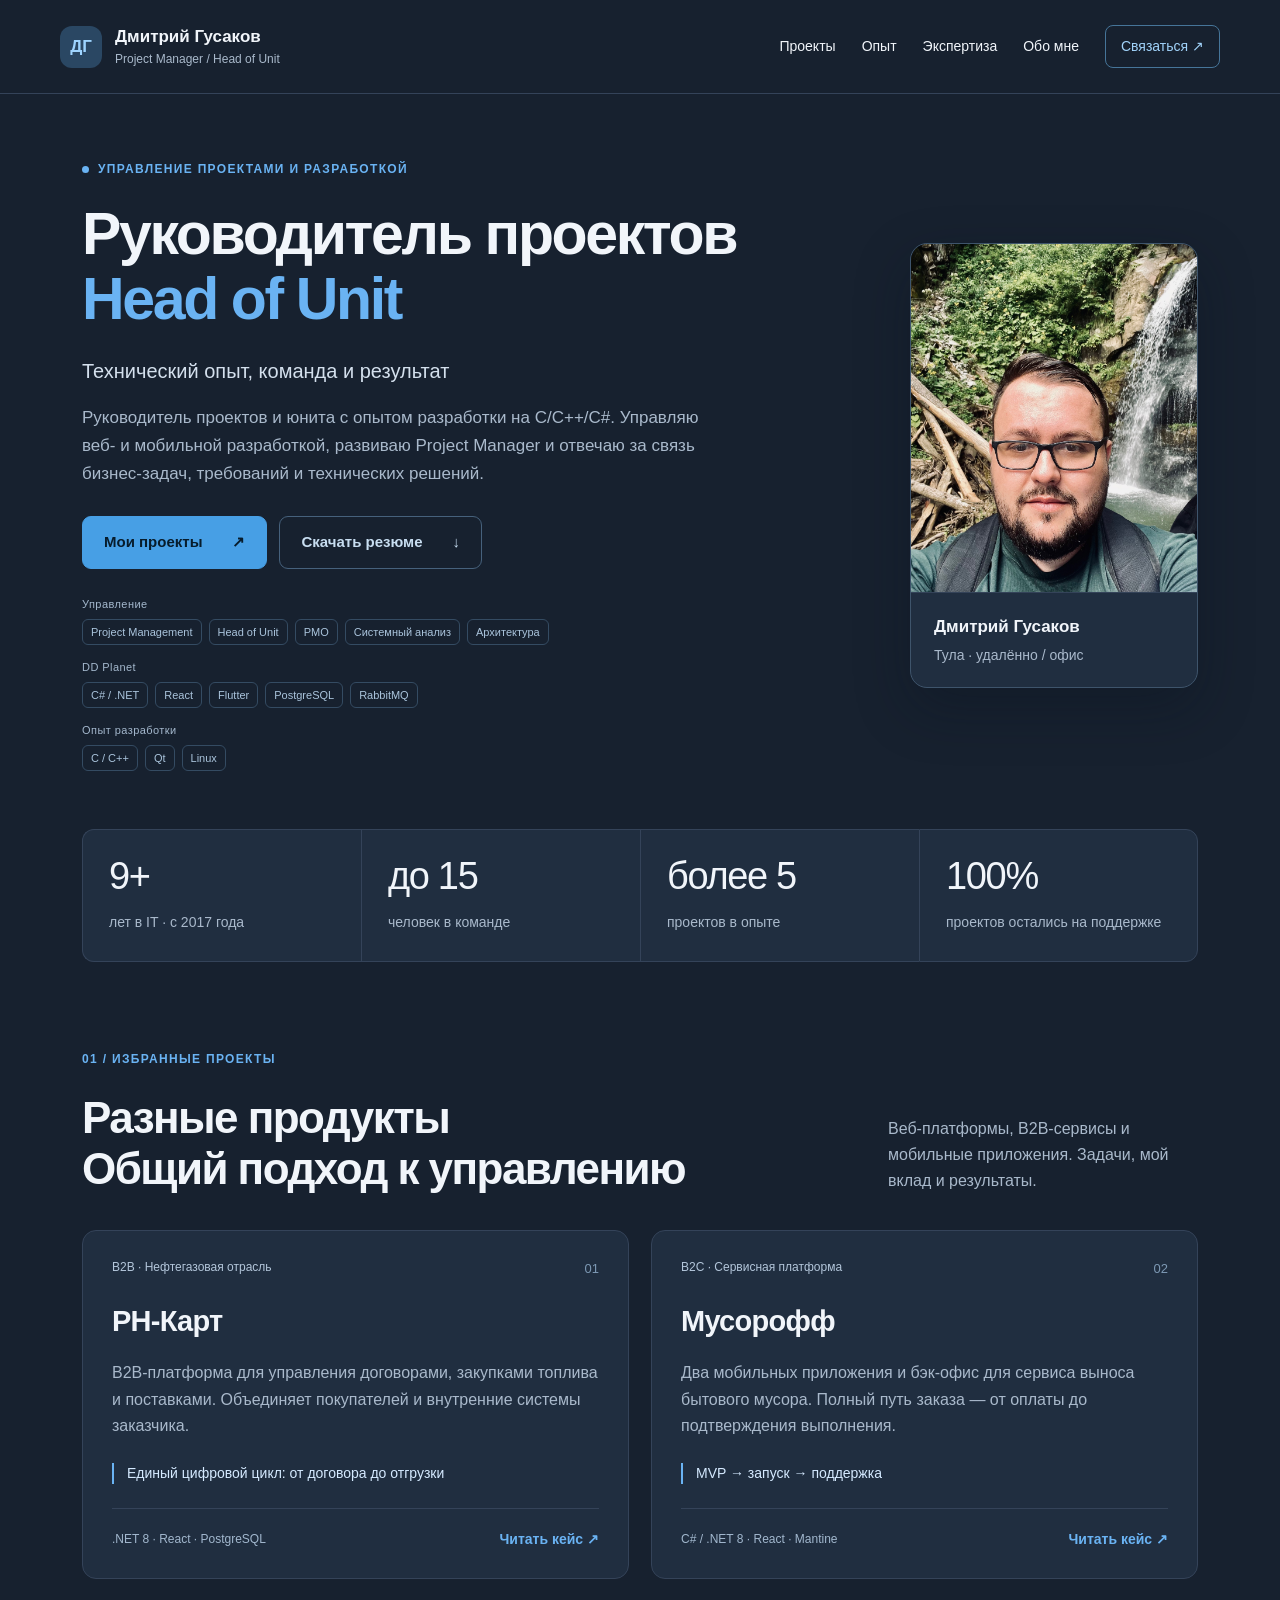
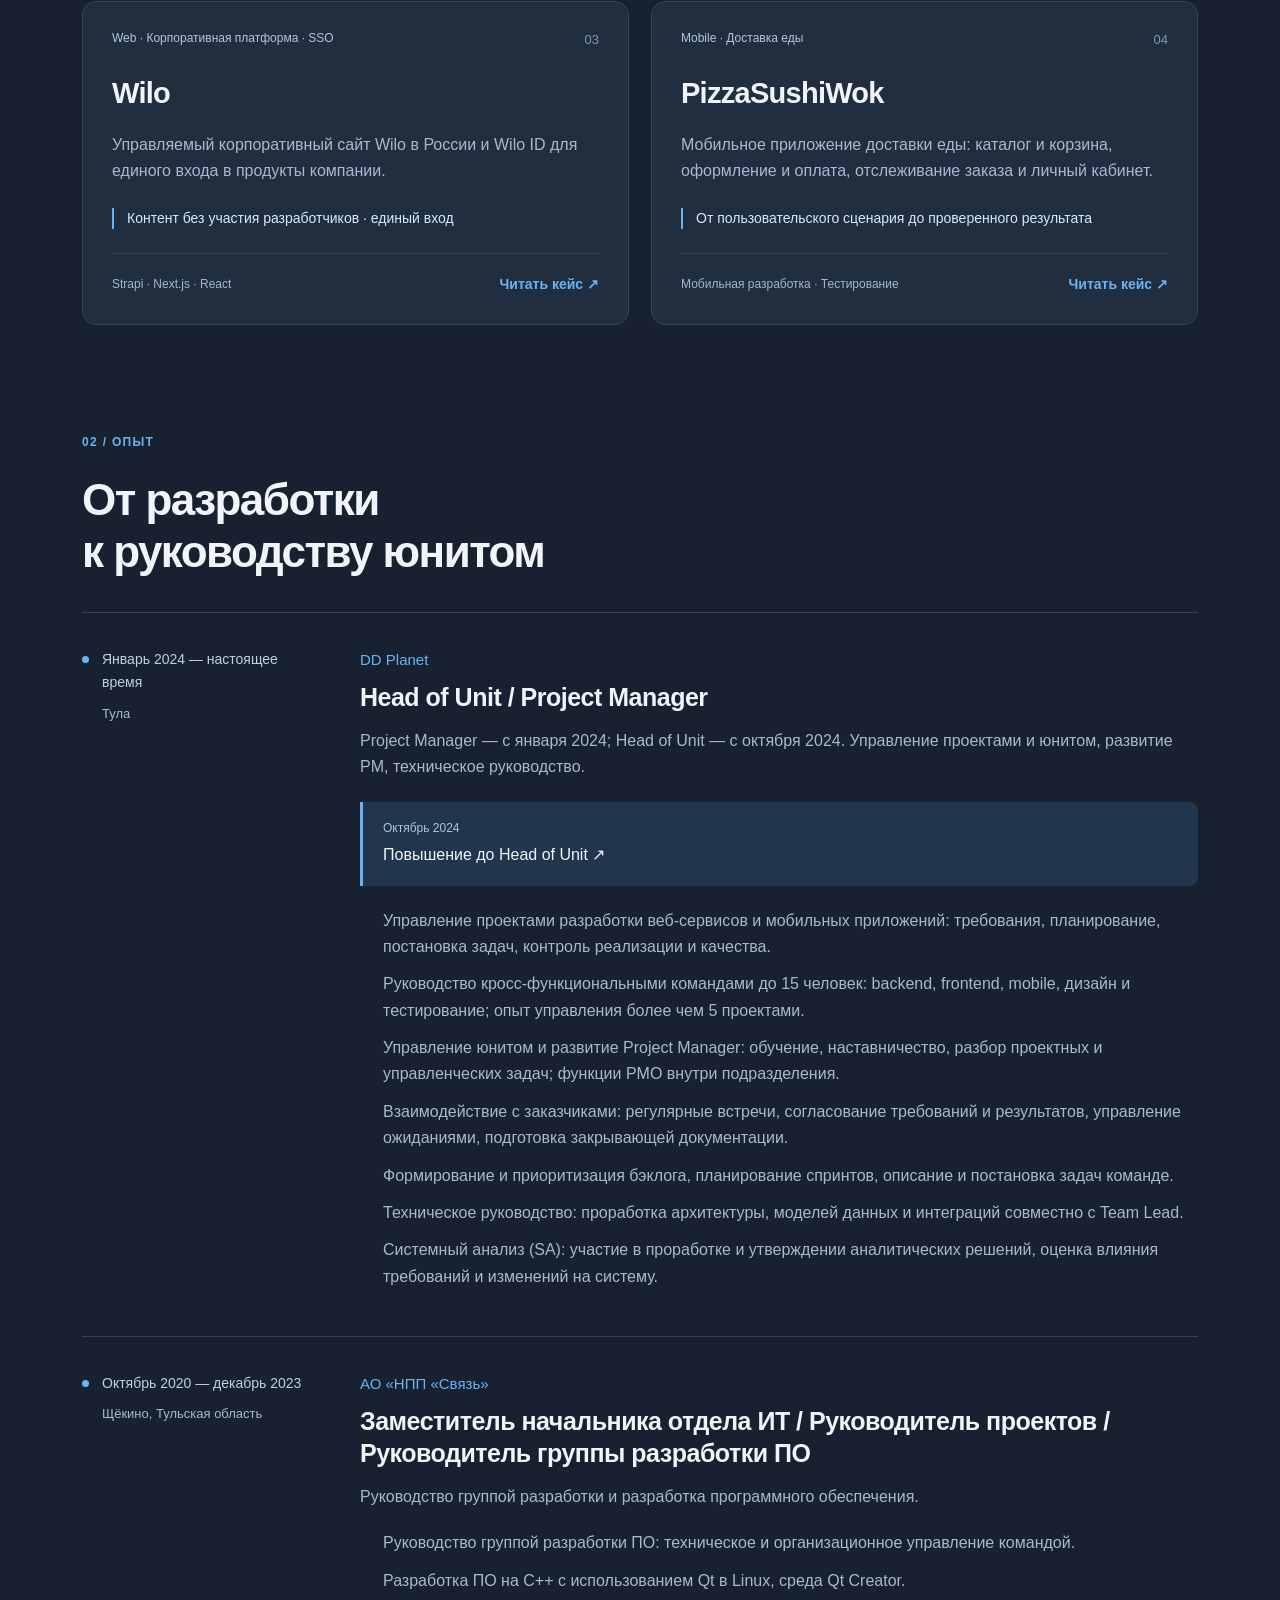
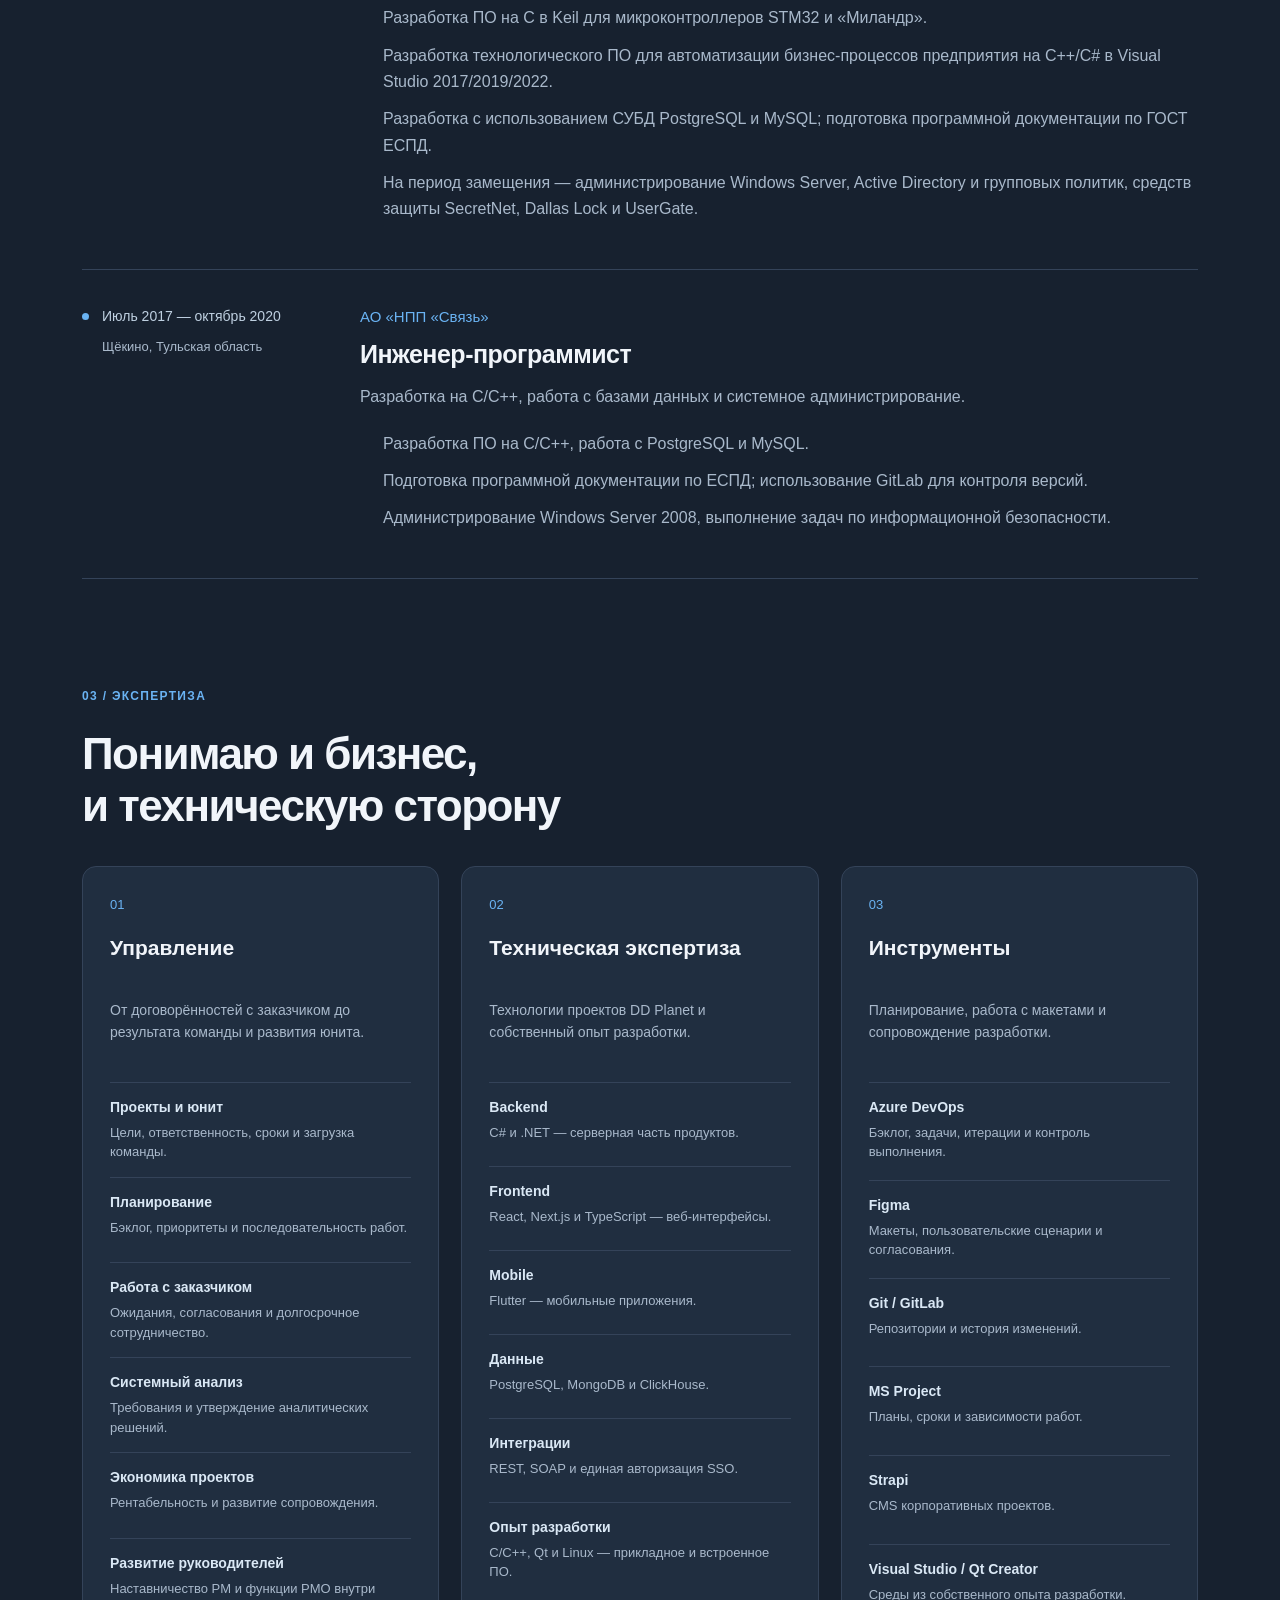
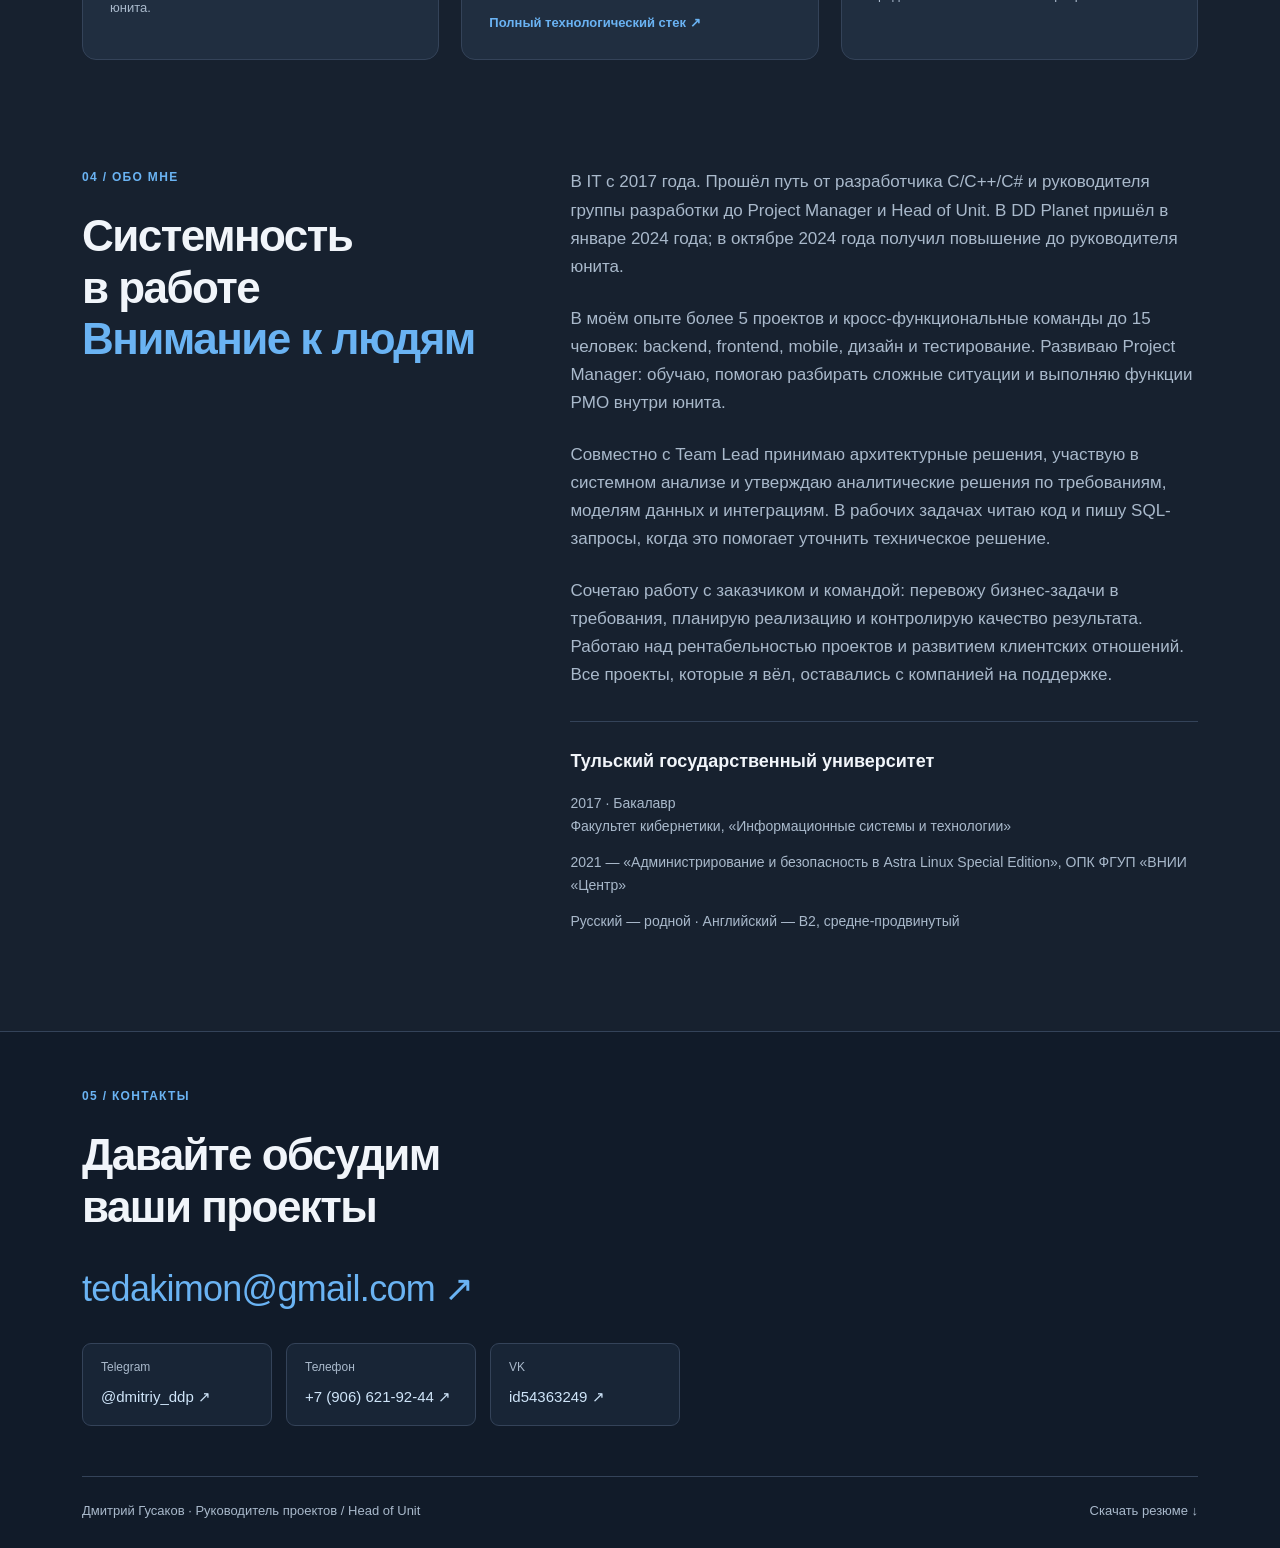
<file: index.html>
<!DOCTYPE html><html lang="ru"><head><meta charSet="utf-8"/><meta name="viewport" content="width=device-width, initial-scale=1"/><title>Дмитрий Гусаков — Руководитель проектов / Head of Unit</title><meta name="description" content="Технический руководитель: управление проектами и юнитом, опыт C/C++/C#, SQL. РН-Карт, Мусорофф, Wilo, PizzaSushiWok."/><link rel="canonical" href="https://gusakovds.ru/"/>
<link rel="stylesheet" href="./styles.css"/><link rel="icon" href="./favicon.svg" type="image/svg+xml"/></head><body><a class="skip" href="#main">К содержанию</a><header class="top"><a href="#main" class="wordmark"><span class="monogram">ДГ</span><span>Дмитрий Гусаков<small>Project Manager / Head of Unit</small></span></a><nav aria-label="Разделы сайта"><a href="#cases">Проекты</a><a href="#experience">Опыт</a><a href="#skills">Экспертиза</a><a href="#about">Обо мне</a><a class="nav-contact" href="#contact">Связаться ↗</a></nav></header><main id="main"><section class="hero wrap"><div class="hero-copy"><p class="eyebrow"><span class="status-dot"></span> УПРАВЛЕНИЕ ПРОЕКТАМИ И РАЗРАБОТКОЙ</p><h1>Руководитель проектов<br/><span>Head of Unit</span></h1><p class="hero-subtitle">Технический опыт, команда и результат</p><p class="intro">Руководитель проектов и юнита с опытом разработки на C/C++/C#. Управляю веб- и мобильной разработкой, развиваю Project Manager и отвечаю за связь бизнес-задач, требований и технических решений.</p><div class="actions"><a class="primary" href="#cases">Мои проекты <span>↗</span></a><a class="secondary" href="./resume.pdf" download="">Скачать резюме <span>↓</span></a></div><div class="hero-stack"><div class="hero-stack-row"><small>Управление</small><div class="hero-tags"><span>Project Management</span><span>Head of Unit</span><span>PMO</span><span>Системный анализ</span><span>Архитектура</span></div></div><div class="hero-stack-row"><small>DD Planet</small><div class="hero-tags"><span>C# / .NET</span><span>React</span><span>Flutter</span><span>PostgreSQL</span><span>RabbitMQ</span></div></div><div class="hero-stack-row"><small>Опыт разработки</small><div class="hero-tags"><span>C / C++</span><span>Qt</span><span>Linux</span></div></div></div></div><figure class="portrait"><img src="./portrait.jpg" alt="Дмитрий Гусаков" width="1954" height="2560"/><figcaption><strong>Дмитрий Гусаков</strong><span>Тула · удалённо / офис</span></figcaption></figure></section><div class="stats wrap"><div><strong>9+</strong><span>лет в IT · с 2017 года</span></div><div><strong>до 15</strong><span>человек в команде</span></div><div><strong>более 5</strong><span>проектов в опыте</span></div><div><strong>100%</strong><span>проектов остались на поддержке</span></div></div><section id="cases" class="wrap section"><div class="section-heading"><div><p class="eyebrow">01 / ИЗБРАННЫЕ ПРОЕКТЫ</p><h2>Разные продукты<br/>Общий подход к управлению</h2></div><p class="section-caption">Веб-платформы, B2B-сервисы и мобильные приложения. Задачи, мой вклад и результаты.</p></div><div class="project-grid"><article class="project-card"><div class="card-top"><span>B2B · Нефтегазовая отрасль</span><span class="project-number">0<!-- -->1</span></div><h3><a href="./rn-card.html">РН-Карт</a></h3><p>B2B-платформа для управления договорами, закупками топлива и поставками. Объединяет покупателей и внутренние системы заказчика.</p><div class="card-outcome">Единый цифровой цикл: от договора до отгрузки</div><div class="card-bottom"><span>.NET 8 · React · PostgreSQL</span><a href="./rn-card.html" aria-label="Читать кейс РН-Карт">Читать кейс ↗</a></div></article><article class="project-card"><div class="card-top"><span>B2C · Сервисная платформа</span><span class="project-number">0<!-- -->2</span></div><h3><a href="./musoroff.html">Мусорофф</a></h3><p>Два мобильных приложения и бэк-офис для сервиса выноса бытового мусора. Полный путь заказа — от оплаты до подтверждения выполнения.</p><div class="card-outcome">MVP → запуск → поддержка</div><div class="card-bottom"><span>C# / .NET 8 · React · Mantine</span><a href="./musoroff.html" aria-label="Читать кейс Мусорофф">Читать кейс ↗</a></div></article><article class="project-card"><div class="card-top"><span>Web · Корпоративная платформа · SSO</span><span class="project-number">0<!-- -->3</span></div><h3><a href="./wilo.html">Wilo</a></h3><p>Управляемый корпоративный сайт Wilo в России и Wilo ID для единого входа в продукты компании.</p><div class="card-outcome">Контент без участия разработчиков · единый вход</div><div class="card-bottom"><span>Strapi · Next.js · React</span><a href="./wilo.html" aria-label="Читать кейс Wilo">Читать кейс ↗</a></div></article><article class="project-card"><div class="card-top"><span>Mobile · Доставка еды</span><span class="project-number">0<!-- -->4</span></div><h3><a href="./pizzasushiwok.html">PizzaSushiWok</a></h3><p>Мобильное приложение доставки еды: каталог и корзина, оформление и оплата, отслеживание заказа и личный кабинет.</p><div class="card-outcome">От пользовательского сценария до проверенного результата</div><div class="card-bottom"><span>Мобильная разработка · Тестирование</span><a href="./pizzasushiwok.html" aria-label="Читать кейс PizzaSushiWok">Читать кейс ↗</a></div></article></div></section><section id="experience" class="wrap section"><div class="section-heading"><div><p class="eyebrow">02 / ОПЫТ</p><h2>От разработки<br/>к руководству юнитом</h2></div></div><div class="timeline"><article class="job"><div class="job-date"><span class="timeline-dot"></span>Январь 2024 — настоящее время<small>Тула</small></div><div class="job-content"><p class="company">DD Planet</p><h3>Head of Unit / Project Manager</h3><p>Project Manager — с января 2024; Head of Unit — с октября 2024. Управление проектами и юнитом, развитие PM, техническое руководство.</p><div class="promotion"><span>Октябрь 2024</span><strong>Повышение до Head of Unit ↗</strong></div><ul><li>Управление проектами разработки веб-сервисов и мобильных приложений: требования, планирование, постановка задач, контроль реализации и качества.</li><li>Руководство кросс-функциональными командами до 15 человек: backend, frontend, mobile, дизайн и тестирование; опыт управления более чем 5 проектами.</li><li>Управление юнитом и развитие Project Manager: обучение, наставничество, разбор проектных и управленческих задач; функции PMO внутри подразделения.</li><li>Взаимодействие с заказчиками: регулярные встречи, согласование требований и результатов, управление ожиданиями, подготовка закрывающей документации.</li><li>Формирование и приоритизация бэклога, планирование спринтов, описание и постановка задач команде.</li><li>Техническое руководство: проработка архитектуры, моделей данных и интеграций совместно с Team Lead.</li><li>Системный анализ (SA): участие в проработке и утверждении аналитических решений, оценка влияния требований и изменений на систему.</li></ul></div></article><article class="job"><div class="job-date"><span class="timeline-dot"></span>Октябрь 2020 — декабрь 2023<small>Щёкино, Тульская область</small></div><div class="job-content"><p class="company">АО «НПП «Связь»</p><h3>Заместитель начальника отдела ИТ / Руководитель проектов / Руководитель группы разработки ПО</h3><p>Руководство группой разработки и разработка программного обеспечения.</p><ul><li>Руководство группой разработки ПО: техническое и организационное управление командой.</li><li>Разработка ПО на C++ с использованием Qt в Linux, среда Qt Creator.</li><li>Разработка ПО на C в Keil для микроконтроллеров STM32 и «Миландр».</li><li>Разработка технологического ПО для автоматизации бизнес-процессов предприятия на C++/C# в Visual Studio 2017/2019/2022.</li><li>Разработка с использованием СУБД PostgreSQL и MySQL; подготовка программной документации по ГОСТ ЕСПД.</li><li>На период замещения — администрирование Windows Server, Active Directory и групповых политик, средств защиты SecretNet, Dallas Lock и UserGate.</li></ul></div></article><article class="job"><div class="job-date"><span class="timeline-dot"></span>Июль 2017 — октябрь 2020<small>Щёкино, Тульская область</small></div><div class="job-content"><p class="company">АО «НПП «Связь»</p><h3>Инженер-программист</h3><p>Разработка на C/C++, работа с базами данных и системное администрирование.</p><ul><li>Разработка ПО на C/C++, работа с PostgreSQL и MySQL.</li><li>Подготовка программной документации по ЕСПД; использование GitLab для контроля версий.</li><li>Администрирование Windows Server 2008, выполнение задач по информационной безопасности.</li></ul></div></article></div></section><section id="skills" class="wrap section"><div class="section-heading"><div><p class="eyebrow">03 / ЭКСПЕРТИЗА</p><h2>Понимаю и бизнес,<br/>и техническую сторону</h2></div></div><div class="skill-grid"><article><span class="skill-index">0<!-- -->1</span><h3>Управление</h3><p class="skill-summary">От договорённостей с заказчиком до результата команды и развития юнита.</p><dl class="skill-rows"><div><dt>Проекты и юнит</dt><dd>Цели, ответственность, сроки и загрузка команды.</dd></div><div><dt>Планирование</dt><dd>Бэклог, приоритеты и последовательность работ.</dd></div><div><dt>Работа с заказчиком</dt><dd>Ожидания, согласования и долгосрочное сотрудничество.</dd></div><div><dt>Системный анализ</dt><dd>Требования и утверждение аналитических решений.</dd></div><div><dt>Экономика проектов</dt><dd>Рентабельность и развитие сопровождения.</dd></div><div><dt>Развитие руководителей</dt><dd>Наставничество PM и функции PMO внутри юнита.</dd></div></dl></article><article><span class="skill-index">0<!-- -->2</span><h3>Техническая экспертиза</h3><p class="skill-summary">Технологии проектов DD Planet и собственный опыт разработки.</p><dl class="skill-rows"><div><dt>Backend</dt><dd>C# и .NET — серверная часть продуктов.</dd></div><div><dt>Frontend</dt><dd>React, Next.js и TypeScript — веб-интерфейсы.</dd></div><div><dt>Mobile</dt><dd>Flutter — мобильные приложения.</dd></div><div><dt>Данные</dt><dd>PostgreSQL, MongoDB и ClickHouse.</dd></div><div><dt>Интеграции</dt><dd>REST, SOAP и единая авторизация SSO.</dd></div><div><dt>Опыт разработки</dt><dd>C/C++, Qt и Linux — прикладное и встроенное ПО.</dd></div></dl><a class="skill-more" href="./expertise.html">Полный технологический стек ↗</a></article><article><span class="skill-index">0<!-- -->3</span><h3>Инструменты</h3><p class="skill-summary">Планирование, работа с макетами и сопровождение разработки.</p><dl class="skill-rows"><div><dt>Azure DevOps</dt><dd>Бэклог, задачи, итерации и контроль выполнения.</dd></div><div><dt>Figma</dt><dd>Макеты, пользовательские сценарии и согласования.</dd></div><div><dt>Git / GitLab</dt><dd>Репозитории и история изменений.</dd></div><div><dt>MS Project</dt><dd>Планы, сроки и зависимости работ.</dd></div><div><dt>Strapi</dt><dd>CMS корпоративных проектов.</dd></div><div><dt>Visual Studio / Qt Creator</dt><dd>Среды из собственного опыта разработки.</dd></div></dl></article></div></section><section id="about" class="wrap section about-grid"><div><p class="eyebrow">04 / ОБО МНЕ</p><h2>Системность<br/>в работе<br/><span>Внимание к людям</span></h2></div><div class="about-text"><p>В IT с 2017 года. Прошёл путь от разработчика C/C++/C# и руководителя группы разработки до Project Manager и Head of Unit. В DD Planet пришёл в январе 2024 года; в октябре 2024 года получил повышение до руководителя юнита.</p><p>В моём опыте более 5 проектов и кросс-функциональные команды до 15 человек: backend, frontend, mobile, дизайн и тестирование. Развиваю Project Manager: обучаю, помогаю разбирать сложные ситуации и выполняю функции PMO внутри юнита.</p><p>Совместно с Team Lead принимаю архитектурные решения, участвую в системном анализе и утверждаю аналитические решения по требованиям, моделям данных и интеграциям. В рабочих задачах читаю код и пишу SQL-запросы, когда это помогает уточнить техническое решение.</p><p>Сочетаю работу с заказчиком и командой: перевожу бизнес-задачи в требования, планирую реализацию и контролирую качество результата. Работаю над рентабельностью проектов и развитием клиентских отношений. Все проекты, которые я вёл, оставались с компанией на поддержке.</p><div class="education"><h3>Тульский государственный университет</h3><p>2017<!-- --> · <!-- -->Бакалавр<br/>Факультет кибернетики, «Информационные системы и технологии»</p><p>2021 — «Администрирование и безопасность в Astra Linux Special Edition», ОПК ФГУП «ВНИИ «Центр»</p><p>Русский — родной · Английский — B2, средне-продвинутый</p></div></div></section><footer id="contact"><div class="wrap"><p class="eyebrow">05 / КОНТАКТЫ</p><h2>Давайте обсудим<br/>ваши проекты</h2><a class="email" href="mailto:tedakimon@gmail.com">tedakimon@gmail.com<!-- --> ↗</a><div class="contact-links"><a href="https://t.me/dmitriy_ddp"><small>Telegram</small><span>@dmitriy_ddp<!-- --> ↗</span></a><a href="tel:+79066219244"><small>Телефон</small><span>+7 (906) 621-92-44<!-- --> ↗</span></a><a href="https://vk.ru/id54363249"><small>VK</small><span>id54363249<!-- --> ↗</span></a></div><div class="footer-bottom"><span>Дмитрий Гусаков · <!-- -->Руководитель проектов / Head of Unit</span><a href="./resume.pdf" download="">Скачать резюме ↓</a></div></div></footer></main></body></html>
</file>
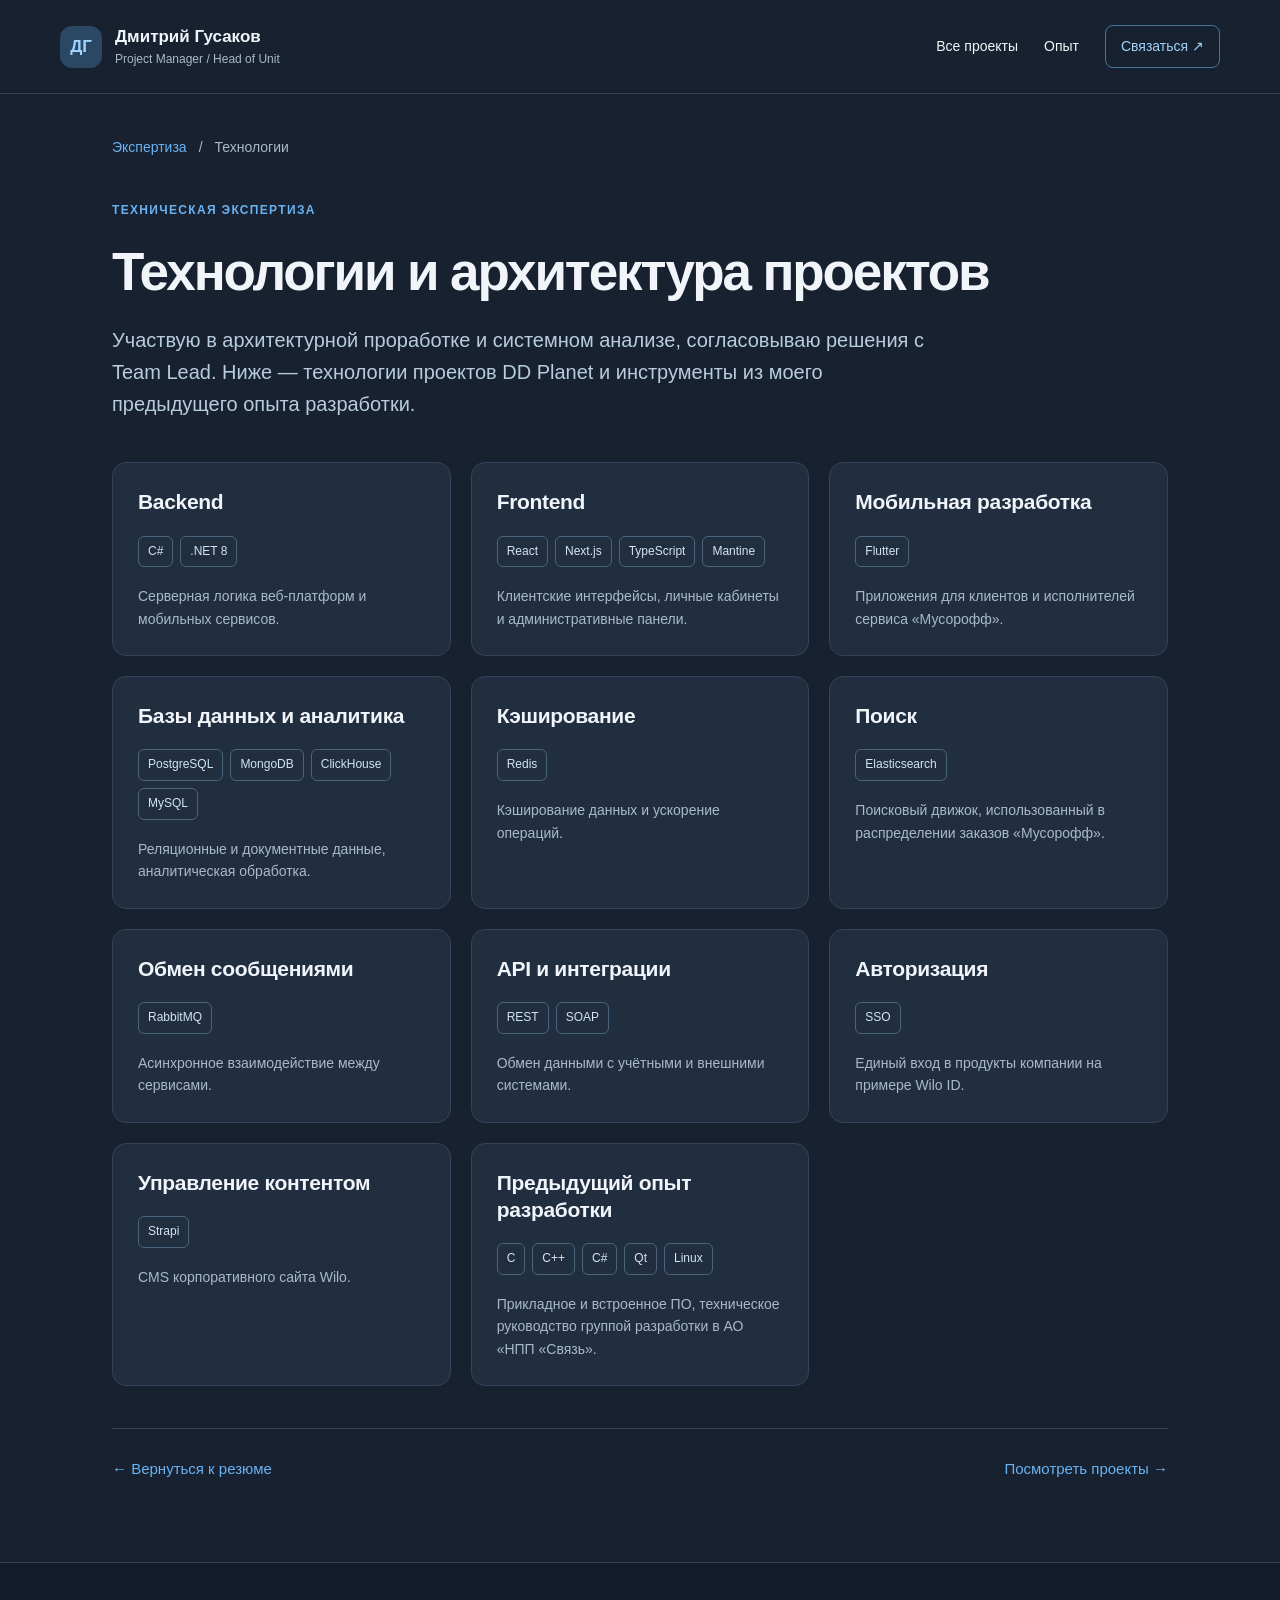
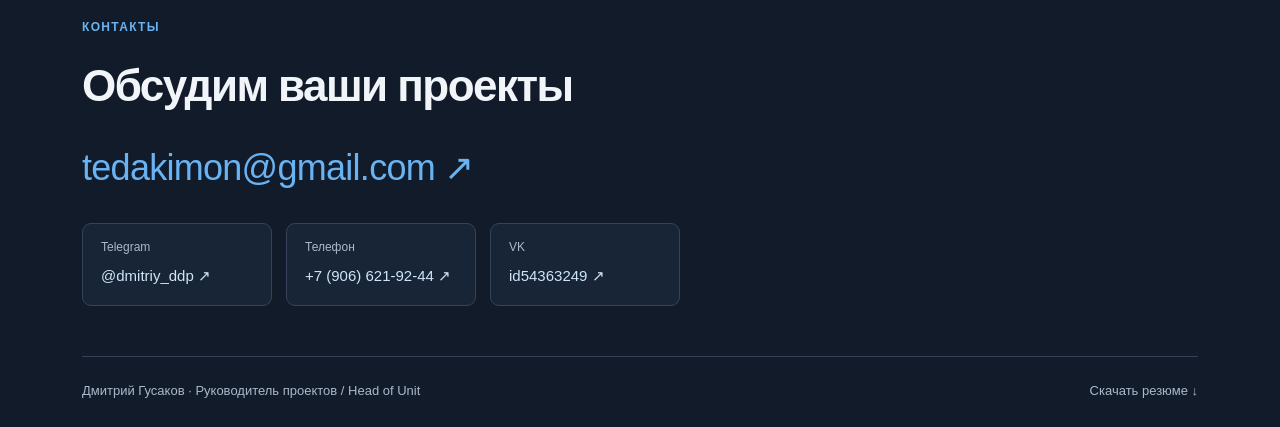
<file: expertise.html>
<!DOCTYPE html><html lang="ru"><head><meta charset="UTF-8"/><meta name="viewport" content="width=device-width, initial-scale=1"/><title>Техническая экспертиза | Дмитрий Гусаков</title><meta name="description" content="Технологии проектов DD Planet и опыт разработки Дмитрия Гусакова: backend, frontend, mobile, данные и интеграции."/><link rel="canonical" href="https://gusakovds.ru/expertise.html"/><link rel="stylesheet" href="./styles.css"/><link rel="icon" href="./favicon.svg" type="image/svg+xml"/></head><body><a class="skip" href="#main">К содержанию</a><header class="top"><a class="wordmark" href="./index.html"><span class="monogram">ДГ</span><span>Дмитрий Гусаков<small>Project Manager / Head of Unit</small></span></a><nav aria-label="Навигация"><a href="./index.html#cases">Все проекты</a><a href="./index.html#experience">Опыт</a><a class="nav-contact" href="#contact">Связаться ↗</a></nav></header><main id="main" class="case-wrap"><div class="breadcrumbs"><a href="./index.html#skills">Экспертиза</a><span>/</span><span>Технологии</span></div><div class="case-hero"><p class="eyebrow">ТЕХНИЧЕСКАЯ ЭКСПЕРТИЗА</p><h1>Технологии и архитектура проектов</h1><p class="lead">Участвую в архитектурной проработке и системном анализе, согласовываю решения с Team Lead. Ниже — технологии проектов DD Planet и инструменты из моего предыдущего опыта разработки.</p></div><div class="technology-grid"><section class="technology-card"><h2>Backend</h2><div class="tags"><span>C#</span><span>.NET 8</span></div><p>Серверная логика веб-платформ и мобильных сервисов.</p></section><section class="technology-card"><h2>Frontend</h2><div class="tags"><span>React</span><span>Next.js</span><span>TypeScript</span><span>Mantine</span></div><p>Клиентские интерфейсы, личные кабинеты и административные панели.</p></section><section class="technology-card"><h2>Мобильная разработка</h2><div class="tags"><span>Flutter</span></div><p>Приложения для клиентов и исполнителей сервиса «Мусорофф».</p></section><section class="technology-card"><h2>Базы данных и аналитика</h2><div class="tags"><span>PostgreSQL</span><span>MongoDB</span><span>ClickHouse</span><span>MySQL</span></div><p>Реляционные и документные данные, аналитическая обработка.</p></section><section class="technology-card"><h2>Кэширование</h2><div class="tags"><span>Redis</span></div><p>Кэширование данных и ускорение операций.</p></section><section class="technology-card"><h2>Поиск</h2><div class="tags"><span>Elasticsearch</span></div><p>Поисковый движок, использованный в распределении заказов «Мусорофф».</p></section><section class="technology-card"><h2>Обмен сообщениями</h2><div class="tags"><span>RabbitMQ</span></div><p>Асинхронное взаимодействие между сервисами.</p></section><section class="technology-card"><h2>API и интеграции</h2><div class="tags"><span>REST</span><span>SOAP</span></div><p>Обмен данными с учётными и внешними системами.</p></section><section class="technology-card"><h2>Авторизация</h2><div class="tags"><span>SSO</span></div><p>Единый вход в продукты компании на примере Wilo ID.</p></section><section class="technology-card"><h2>Управление контентом</h2><div class="tags"><span>Strapi</span></div><p>CMS корпоративного сайта Wilo.</p></section><section class="technology-card"><h2>Предыдущий опыт разработки</h2><div class="tags"><span>C</span><span>C++</span><span>C#</span><span>Qt</span><span>Linux</span></div><p>Прикладное и встроенное ПО, техническое руководство группой разработки в АО «НПП «Связь».</p></section></div><div class="case-next"><a href="./index.html#skills">← Вернуться к резюме</a><a href="./index.html#cases">Посмотреть проекты →</a></div></main><footer id="contact"><div class="wrap"><p class="eyebrow">КОНТАКТЫ</p><h2>Обсудим ваши проекты</h2><a class="email" href="mailto:tedakimon@gmail.com">tedakimon@gmail.com ↗</a><div class="contact-links"><a href="https://t.me/dmitriy_ddp"><small>Telegram</small><span>@dmitriy_ddp ↗</span></a><a href="tel:+79066219244"><small>Телефон</small><span>+7 (906) 621-92-44 ↗</span></a><a href="https://vk.ru/id54363249"><small>VK</small><span>id54363249 ↗</span></a></div><div class="footer-bottom"><span>Дмитрий Гусаков · Руководитель проектов / Head of Unit</span><a href="./resume.pdf" download>Скачать резюме ↓</a></div></div></footer></body></html>
</file>
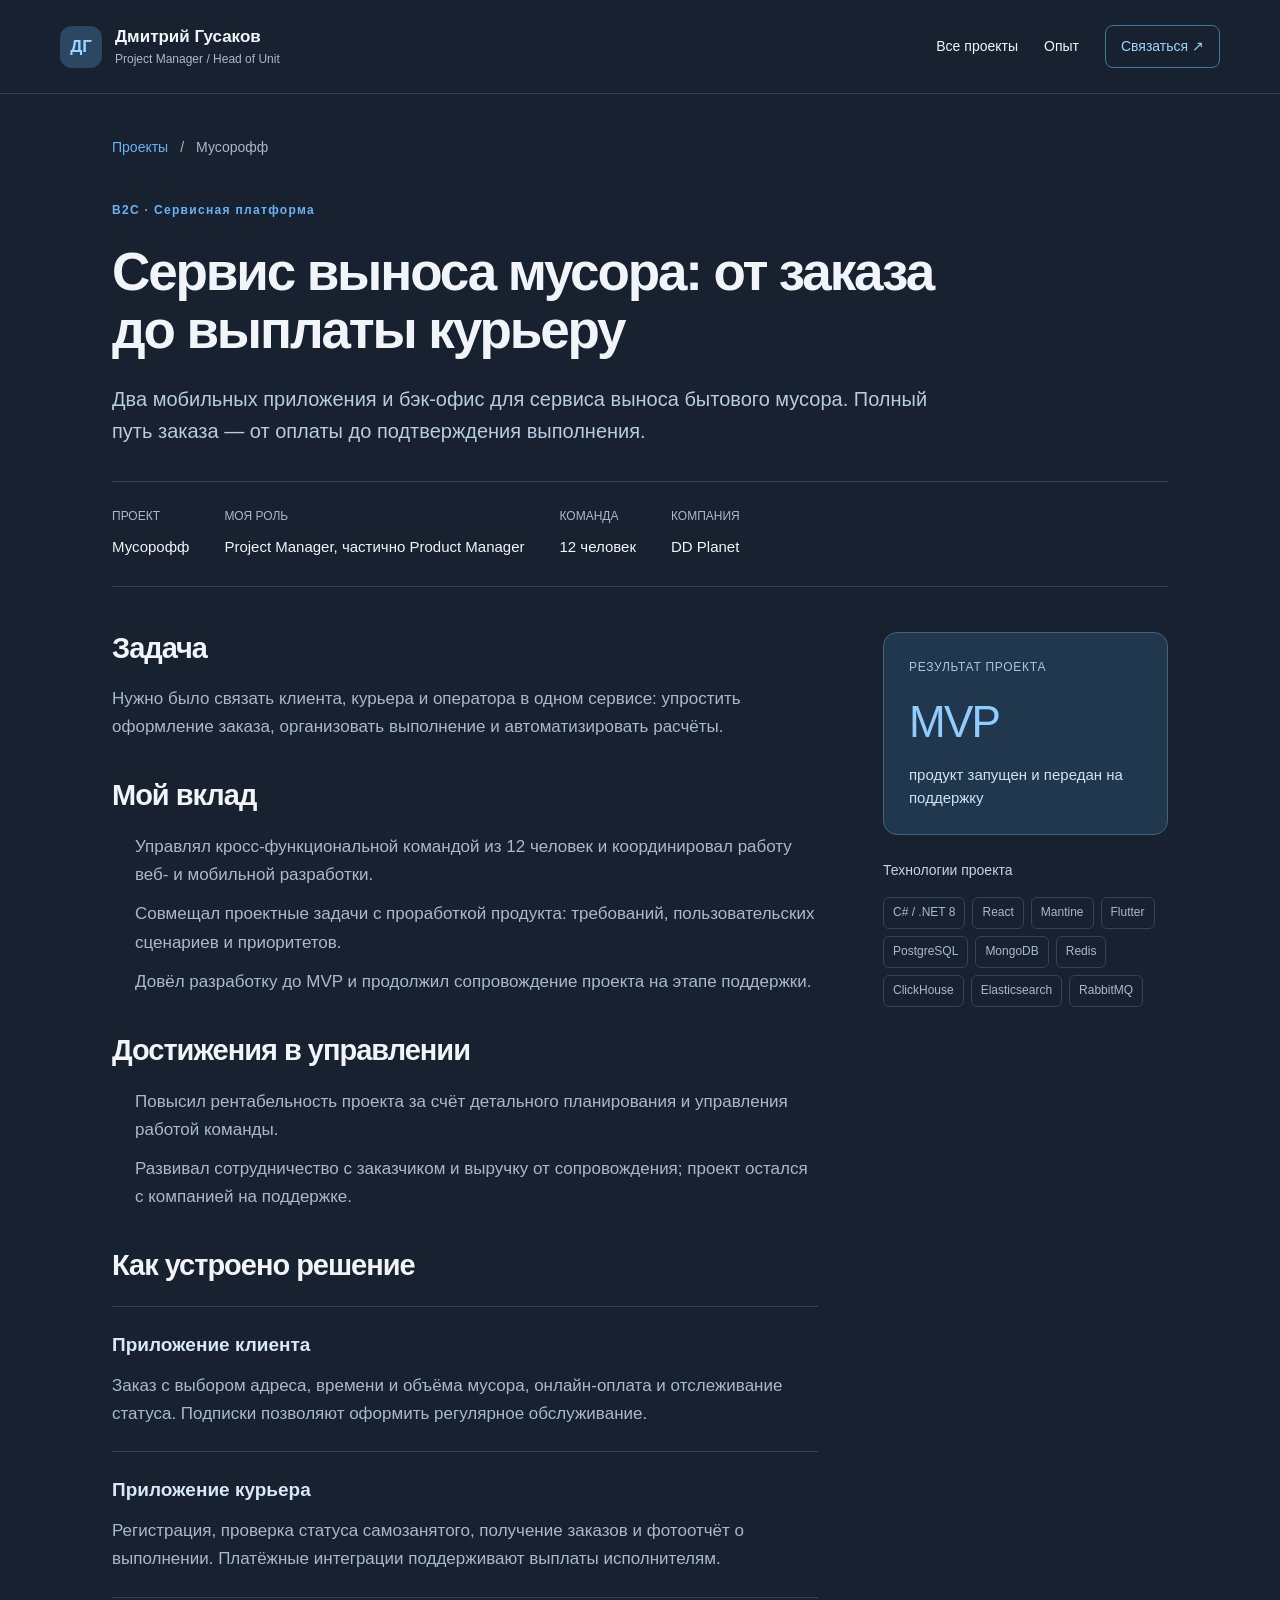
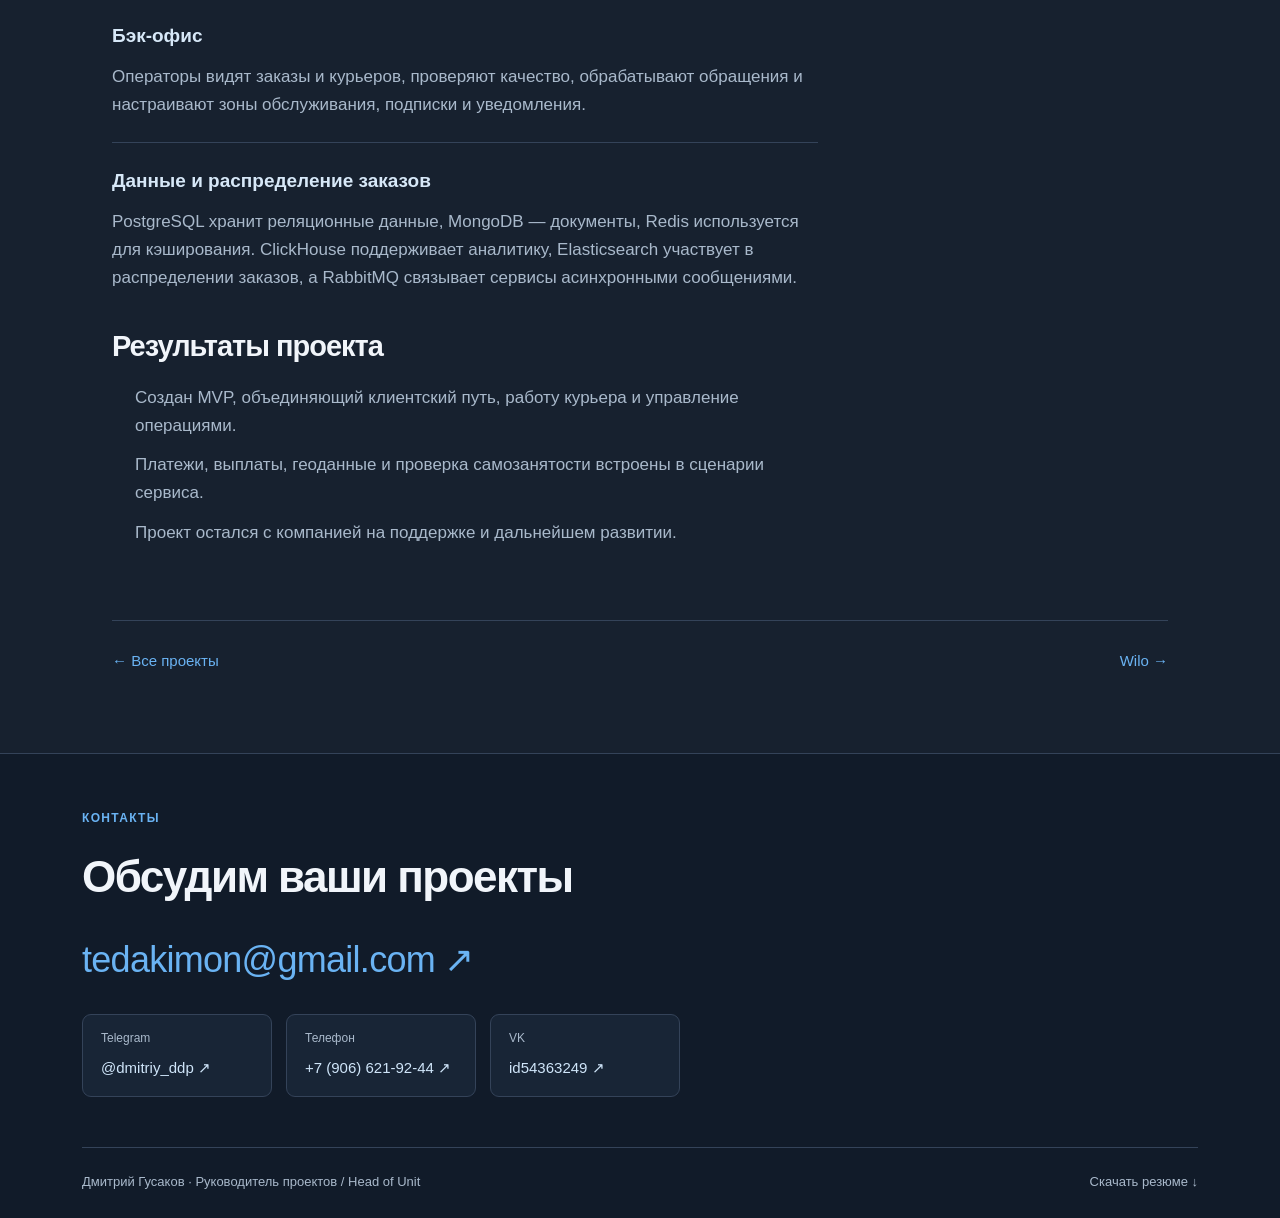
<file: musoroff.html>
<!DOCTYPE html><html lang="ru"><head><meta charset="UTF-8"/><meta name="viewport" content="width=device-width, initial-scale=1"/><title>Мусорофф — Сервис выноса мусора: от заказа до выплаты курьеру | Дмитрий Гусаков</title><meta name="description" content="Два мобильных приложения и бэк-офис для сервиса выноса бытового мусора. Полный путь заказа — от оплаты до подтверждения выполнения."/><link rel="canonical" href="https://gusakovds.ru/musoroff.html"/><link rel="stylesheet" href="./styles.css"/><link rel="icon" href="./favicon.svg" type="image/svg+xml"/></head><body><a class="skip" href="#main">К содержанию</a><header class="top"><a class="wordmark" href="./index.html"><span class="monogram">ДГ</span><span>Дмитрий Гусаков<small>Project Manager / Head of Unit</small></span></a><nav aria-label="Навигация"><a href="./index.html#cases">Все проекты</a><a href="./index.html#experience">Опыт</a><a class="nav-contact" href="#contact">Связаться ↗</a></nav></header><main id="main" class="case-wrap"><div class="breadcrumbs"><a href="./index.html#cases">Проекты</a><span>/</span><span>Мусорофф</span></div><div class="case-hero"><p class="eyebrow">B2C · Сервисная платформа</p><h1>Сервис выноса мусора: от заказа до выплаты курьеру</h1><p class="lead">Два мобильных приложения и бэк-офис для сервиса выноса бытового мусора. Полный путь заказа — от оплаты до подтверждения выполнения.</p></div><div class="case-meta"><div><small>ПРОЕКТ</small><span>Мусорофф</span></div><div><small>МОЯ РОЛЬ</small><span>Project Manager, частично Product Manager</span></div><div><small>КОМАНДА</small><span>12 человек</span></div><div><small>КОМПАНИЯ</small><span>DD Planet</span></div></div><div class="case-layout"><article class="case-article"><section><h2>Задача</h2><p>Нужно было связать клиента, курьера и оператора в одном сервисе: упростить оформление заказа, организовать выполнение и автоматизировать расчёты.</p></section><section><h2>Мой вклад</h2><ul><li>Управлял кросс-функциональной командой из 12 человек и координировал работу веб- и мобильной разработки.</li><li>Совмещал проектные задачи с проработкой продукта: требований, пользовательских сценариев и приоритетов.</li><li>Довёл разработку до MVP и продолжил сопровождение проекта на этапе поддержки.</li></ul></section><section><h2>Достижения в управлении</h2><ul><li>Повысил рентабельность проекта за счёт детального планирования и управления работой команды.</li><li>Развивал сотрудничество с заказчиком и выручку от сопровождения; проект остался с компанией на поддержке.</li></ul></section><section><h2>Как устроено решение</h2><div class="solution-item"><h3>Приложение клиента</h3><p>Заказ с выбором адреса, времени и объёма мусора, онлайн-оплата и отслеживание статуса. Подписки позволяют оформить регулярное обслуживание.</p></div><div class="solution-item"><h3>Приложение курьера</h3><p>Регистрация, проверка статуса самозанятого, получение заказов и фотоотчёт о выполнении. Платёжные интеграции поддерживают выплаты исполнителям.</p></div><div class="solution-item"><h3>Бэк-офис</h3><p>Операторы видят заказы и курьеров, проверяют качество, обрабатывают обращения и настраивают зоны обслуживания, подписки и уведомления.</p></div><div class="solution-item"><h3>Данные и распределение заказов</h3><p>PostgreSQL хранит реляционные данные, MongoDB — документы, Redis используется для кэширования. ClickHouse поддерживает аналитику, Elasticsearch участвует в распределении заказов, а RabbitMQ связывает сервисы асинхронными сообщениями.</p></div></section><section><h2>Результаты проекта</h2><ul><li>Создан MVP, объединяющий клиентский путь, работу курьера и управление операциями.</li><li>Платежи, выплаты, геоданные и проверка самозанятости встроены в сценарии сервиса.</li><li>Проект остался с компанией на поддержке и дальнейшем развитии.</li></ul></section></article><aside class="case-aside"><div class="result-panel"><small>РЕЗУЛЬТАТ ПРОЕКТА</small><strong>MVP</strong><p>продукт запущен и передан на поддержку</p></div><div class="aside-stack"><h3>Технологии проекта</h3><div class="tags"><span>C# / .NET 8</span><span>React</span><span>Mantine</span><span>Flutter</span><span>PostgreSQL</span><span>MongoDB</span><span>Redis</span><span>ClickHouse</span><span>Elasticsearch</span><span>RabbitMQ</span></div></div></aside></div><div class="case-next"><a href="./index.html#cases">← Все проекты</a><a href="./wilo.html">Wilo →</a></div></main><footer id="contact"><div class="wrap"><p class="eyebrow">КОНТАКТЫ</p><h2>Обсудим ваши проекты</h2><a class="email" href="mailto:tedakimon@gmail.com">tedakimon@gmail.com ↗</a><div class="contact-links"><a href="https://t.me/dmitriy_ddp"><small>Telegram</small><span>@dmitriy_ddp ↗</span></a><a href="tel:+79066219244"><small>Телефон</small><span>+7 (906) 621-92-44 ↗</span></a><a href="https://vk.ru/id54363249"><small>VK</small><span>id54363249 ↗</span></a></div><div class="footer-bottom"><span>Дмитрий Гусаков · Руководитель проектов / Head of Unit</span><a href="./resume.pdf" download>Скачать резюме ↓</a></div></div></footer></body></html>
</file>
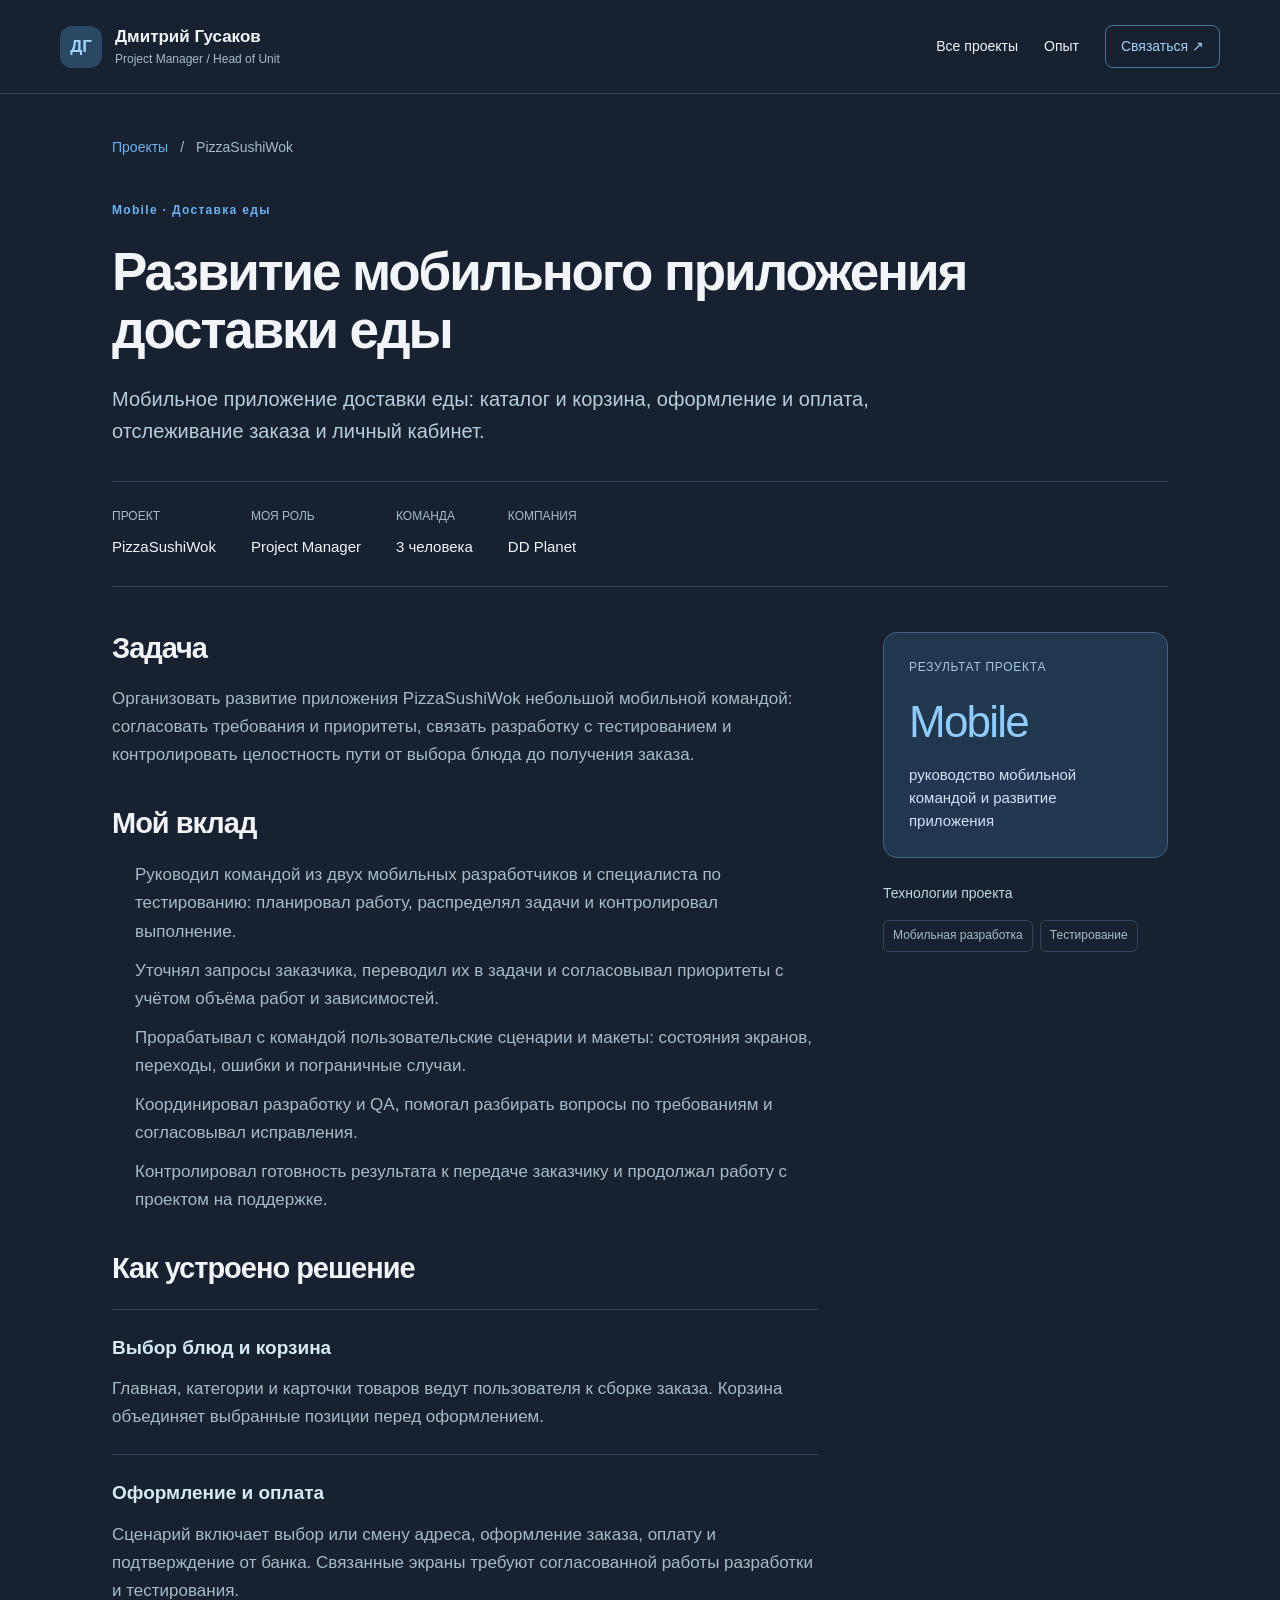
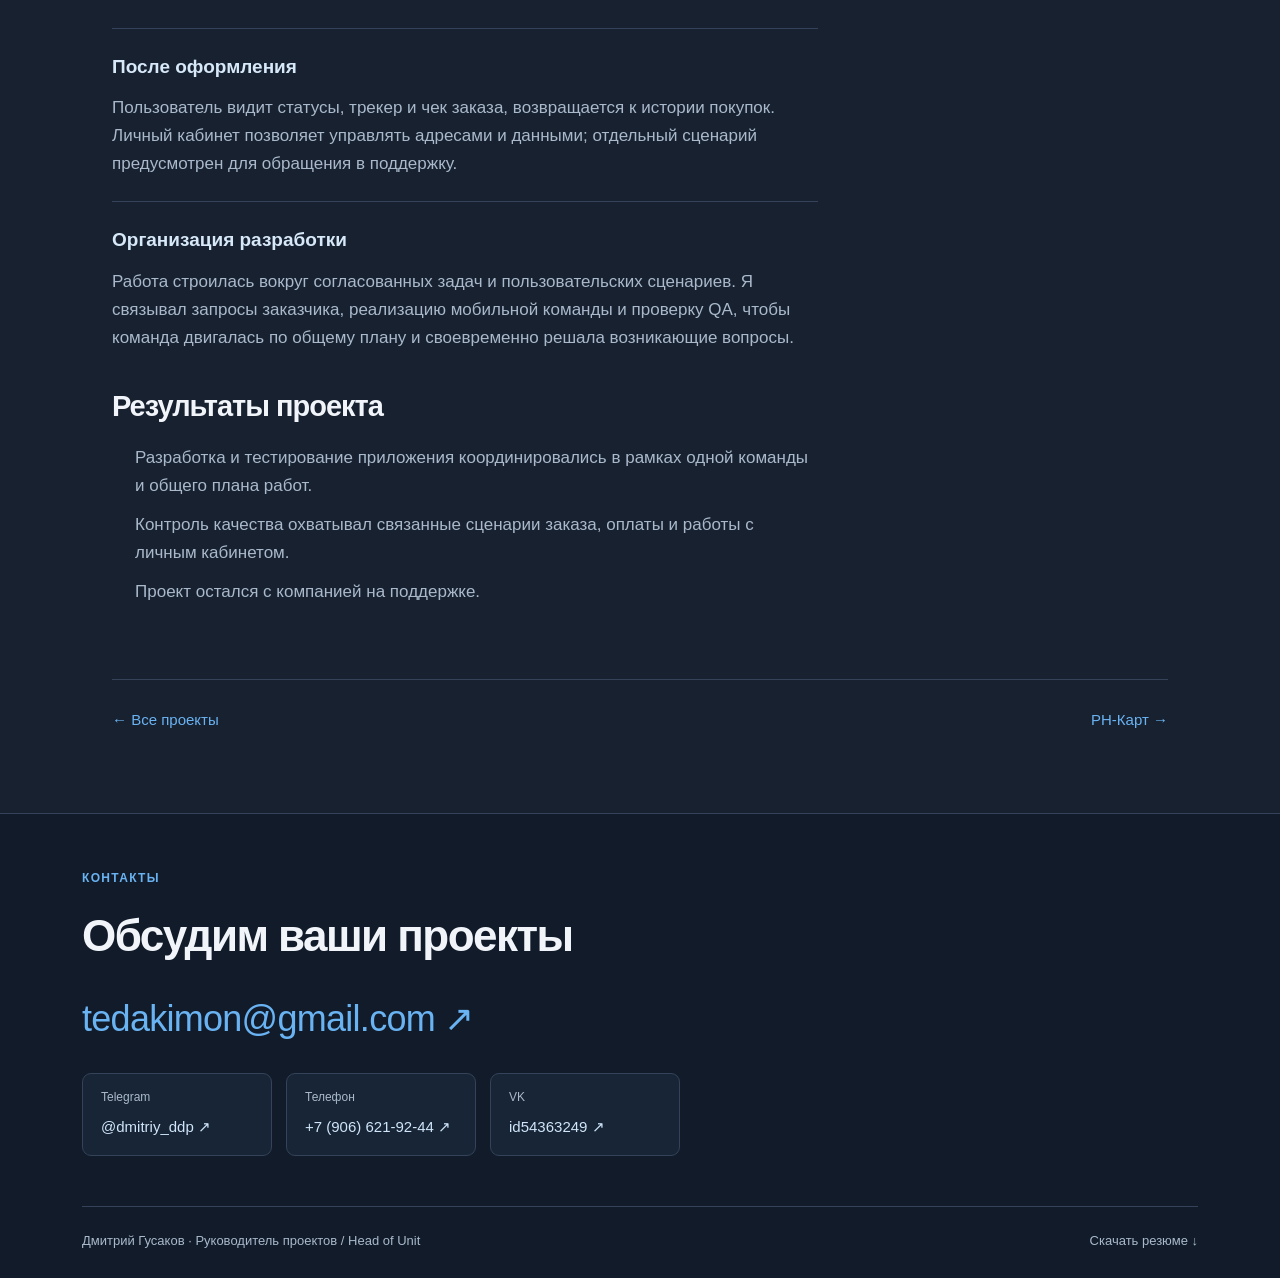
<file: pizzasushiwok.html>
<!DOCTYPE html><html lang="ru"><head><meta charset="UTF-8"/><meta name="viewport" content="width=device-width, initial-scale=1"/><title>PizzaSushiWok — Развитие мобильного приложения доставки еды | Дмитрий Гусаков</title><meta name="description" content="Мобильное приложение доставки еды: каталог и корзина, оформление и оплата, отслеживание заказа и личный кабинет."/><link rel="canonical" href="https://gusakovds.ru/pizzasushiwok.html"/><link rel="stylesheet" href="./styles.css"/><link rel="icon" href="./favicon.svg" type="image/svg+xml"/></head><body><a class="skip" href="#main">К содержанию</a><header class="top"><a class="wordmark" href="./index.html"><span class="monogram">ДГ</span><span>Дмитрий Гусаков<small>Project Manager / Head of Unit</small></span></a><nav aria-label="Навигация"><a href="./index.html#cases">Все проекты</a><a href="./index.html#experience">Опыт</a><a class="nav-contact" href="#contact">Связаться ↗</a></nav></header><main id="main" class="case-wrap"><div class="breadcrumbs"><a href="./index.html#cases">Проекты</a><span>/</span><span>PizzaSushiWok</span></div><div class="case-hero"><p class="eyebrow">Mobile · Доставка еды</p><h1>Развитие мобильного приложения доставки еды</h1><p class="lead">Мобильное приложение доставки еды: каталог и корзина, оформление и оплата, отслеживание заказа и личный кабинет.</p></div><div class="case-meta"><div><small>ПРОЕКТ</small><span>PizzaSushiWok</span></div><div><small>МОЯ РОЛЬ</small><span>Project Manager</span></div><div><small>КОМАНДА</small><span>3 человека</span></div><div><small>КОМПАНИЯ</small><span>DD Planet</span></div></div><div class="case-layout"><article class="case-article"><section><h2>Задача</h2><p>Организовать развитие приложения PizzaSushiWok небольшой мобильной командой: согласовать требования и приоритеты, связать разработку с тестированием и контролировать целостность пути от выбора блюда до получения заказа.</p></section><section><h2>Мой вклад</h2><ul><li>Руководил командой из двух мобильных разработчиков и специалиста по тестированию: планировал работу, распределял задачи и контролировал выполнение.</li><li>Уточнял запросы заказчика, переводил их в задачи и согласовывал приоритеты с учётом объёма работ и зависимостей.</li><li>Прорабатывал с командой пользовательские сценарии и макеты: состояния экранов, переходы, ошибки и пограничные случаи.</li><li>Координировал разработку и QA, помогал разбирать вопросы по требованиям и согласовывал исправления.</li><li>Контролировал готовность результата к передаче заказчику и продолжал работу с проектом на поддержке.</li></ul></section><section><h2>Как устроено решение</h2><div class="solution-item"><h3>Выбор блюд и корзина</h3><p>Главная, категории и карточки товаров ведут пользователя к сборке заказа. Корзина объединяет выбранные позиции перед оформлением.</p></div><div class="solution-item"><h3>Оформление и оплата</h3><p>Сценарий включает выбор или смену адреса, оформление заказа, оплату и подтверждение от банка. Связанные экраны требуют согласованной работы разработки и тестирования.</p></div><div class="solution-item"><h3>После оформления</h3><p>Пользователь видит статусы, трекер и чек заказа, возвращается к истории покупок. Личный кабинет позволяет управлять адресами и данными; отдельный сценарий предусмотрен для обращения в поддержку.</p></div><div class="solution-item"><h3>Организация разработки</h3><p>Работа строилась вокруг согласованных задач и пользовательских сценариев. Я связывал запросы заказчика, реализацию мобильной команды и проверку QA, чтобы команда двигалась по общему плану и своевременно решала возникающие вопросы.</p></div></section><section><h2>Результаты проекта</h2><ul><li>Разработка и тестирование приложения координировались в рамках одной команды и общего плана работ.</li><li>Контроль качества охватывал связанные сценарии заказа, оплаты и работы с личным кабинетом.</li><li>Проект остался с компанией на поддержке.</li></ul></section></article><aside class="case-aside"><div class="result-panel"><small>РЕЗУЛЬТАТ ПРОЕКТА</small><strong>Mobile</strong><p>руководство мобильной командой и развитие приложения</p></div><div class="aside-stack"><h3>Технологии проекта</h3><div class="tags"><span>Мобильная разработка</span><span>Тестирование</span></div></div></aside></div><div class="case-next"><a href="./index.html#cases">← Все проекты</a><a href="./rn-card.html">РН-Карт →</a></div></main><footer id="contact"><div class="wrap"><p class="eyebrow">КОНТАКТЫ</p><h2>Обсудим ваши проекты</h2><a class="email" href="mailto:tedakimon@gmail.com">tedakimon@gmail.com ↗</a><div class="contact-links"><a href="https://t.me/dmitriy_ddp"><small>Telegram</small><span>@dmitriy_ddp ↗</span></a><a href="tel:+79066219244"><small>Телефон</small><span>+7 (906) 621-92-44 ↗</span></a><a href="https://vk.ru/id54363249"><small>VK</small><span>id54363249 ↗</span></a></div><div class="footer-bottom"><span>Дмитрий Гусаков · Руководитель проектов / Head of Unit</span><a href="./resume.pdf" download>Скачать резюме ↓</a></div></div></footer></body></html>
</file>
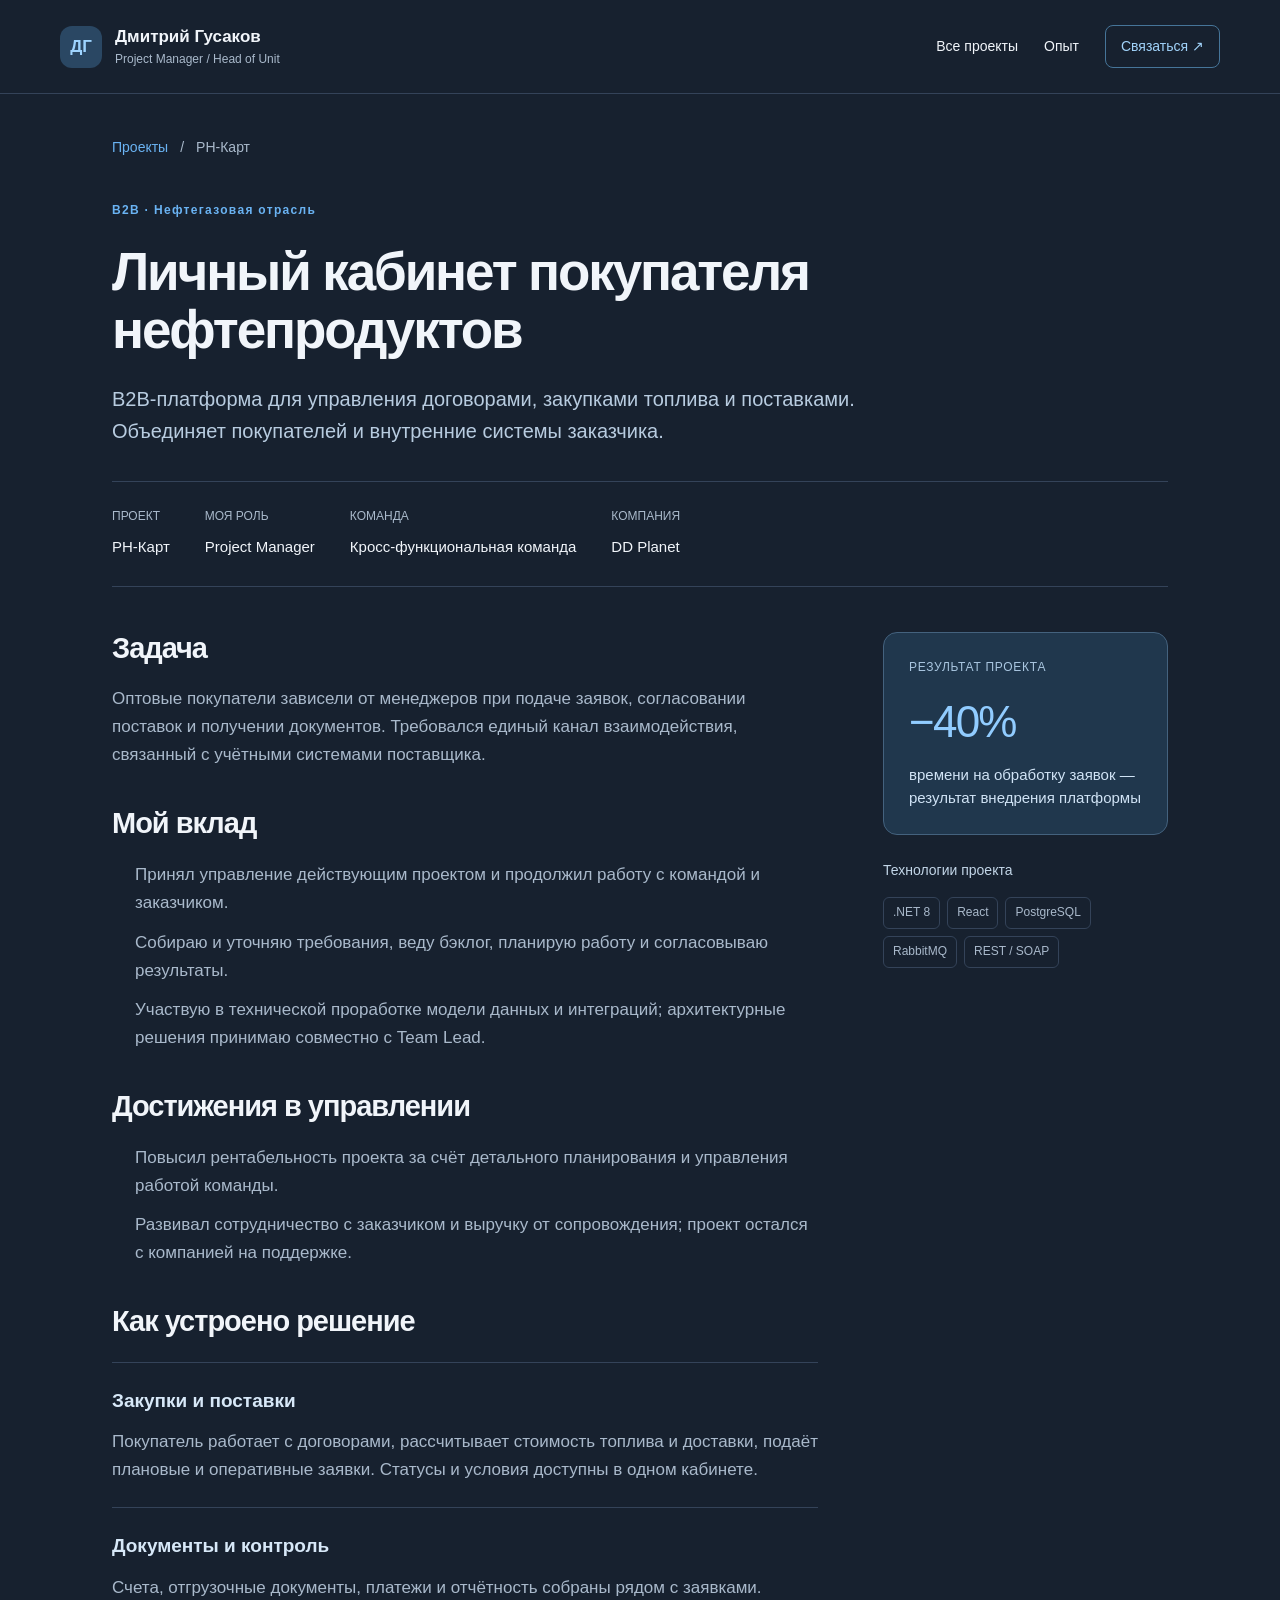
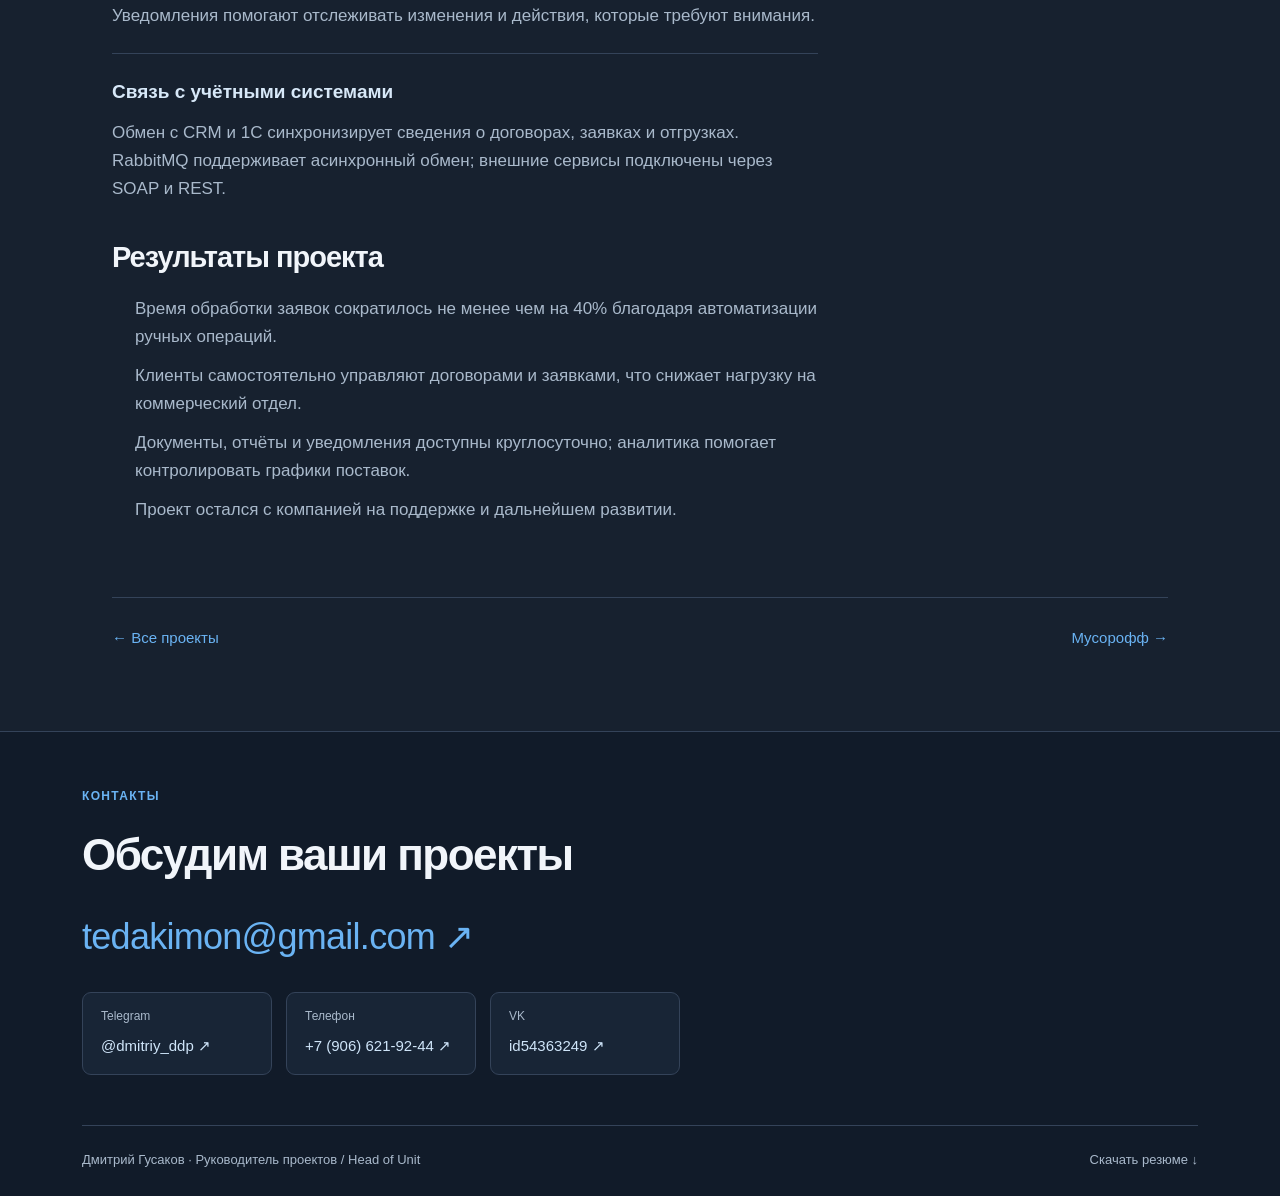
<file: rn-card.html>
<!DOCTYPE html><html lang="ru"><head><meta charset="UTF-8"/><meta name="viewport" content="width=device-width, initial-scale=1"/><title>РН-Карт — Личный кабинет покупателя нефтепродуктов | Дмитрий Гусаков</title><meta name="description" content="B2B-платформа для управления договорами, закупками топлива и поставками. Объединяет покупателей и внутренние системы заказчика."/><link rel="canonical" href="https://gusakovds.ru/rn-card.html"/><link rel="stylesheet" href="./styles.css"/><link rel="icon" href="./favicon.svg" type="image/svg+xml"/></head><body><a class="skip" href="#main">К содержанию</a><header class="top"><a class="wordmark" href="./index.html"><span class="monogram">ДГ</span><span>Дмитрий Гусаков<small>Project Manager / Head of Unit</small></span></a><nav aria-label="Навигация"><a href="./index.html#cases">Все проекты</a><a href="./index.html#experience">Опыт</a><a class="nav-contact" href="#contact">Связаться ↗</a></nav></header><main id="main" class="case-wrap"><div class="breadcrumbs"><a href="./index.html#cases">Проекты</a><span>/</span><span>РН-Карт</span></div><div class="case-hero"><p class="eyebrow">B2B · Нефтегазовая отрасль</p><h1>Личный кабинет покупателя нефтепродуктов</h1><p class="lead">B2B-платформа для управления договорами, закупками топлива и поставками. Объединяет покупателей и внутренние системы заказчика.</p></div><div class="case-meta"><div><small>ПРОЕКТ</small><span>РН-Карт</span></div><div><small>МОЯ РОЛЬ</small><span>Project Manager</span></div><div><small>КОМАНДА</small><span>Кросс-функциональная команда</span></div><div><small>КОМПАНИЯ</small><span>DD Planet</span></div></div><div class="case-layout"><article class="case-article"><section><h2>Задача</h2><p>Оптовые покупатели зависели от менеджеров при подаче заявок, согласовании поставок и получении документов. Требовался единый канал взаимодействия, связанный с учётными системами поставщика.</p></section><section><h2>Мой вклад</h2><ul><li>Принял управление действующим проектом и продолжил работу с командой и заказчиком.</li><li>Собираю и уточняю требования, веду бэклог, планирую работу и согласовываю результаты.</li><li>Участвую в технической проработке модели данных и интеграций; архитектурные решения принимаю совместно с Team Lead.</li></ul></section><section><h2>Достижения в управлении</h2><ul><li>Повысил рентабельность проекта за счёт детального планирования и управления работой команды.</li><li>Развивал сотрудничество с заказчиком и выручку от сопровождения; проект остался с компанией на поддержке.</li></ul></section><section><h2>Как устроено решение</h2><div class="solution-item"><h3>Закупки и поставки</h3><p>Покупатель работает с договорами, рассчитывает стоимость топлива и доставки, подаёт плановые и оперативные заявки. Статусы и условия доступны в одном кабинете.</p></div><div class="solution-item"><h3>Документы и контроль</h3><p>Счета, отгрузочные документы, платежи и отчётность собраны рядом с заявками. Уведомления помогают отслеживать изменения и действия, которые требуют внимания.</p></div><div class="solution-item"><h3>Связь с учётными системами</h3><p>Обмен с CRM и 1С синхронизирует сведения о договорах, заявках и отгрузках. RabbitMQ поддерживает асинхронный обмен; внешние сервисы подключены через SOAP и REST.</p></div></section><section><h2>Результаты проекта</h2><ul><li>Время обработки заявок сократилось не менее чем на 40% благодаря автоматизации ручных операций.</li><li>Клиенты самостоятельно управляют договорами и заявками, что снижает нагрузку на коммерческий отдел.</li><li>Документы, отчёты и уведомления доступны круглосуточно; аналитика помогает контролировать графики поставок.</li><li>Проект остался с компанией на поддержке и дальнейшем развитии.</li></ul></section></article><aside class="case-aside"><div class="result-panel"><small>РЕЗУЛЬТАТ ПРОЕКТА</small><strong>−40%</strong><p>времени на обработку заявок — результат внедрения платформы</p></div><div class="aside-stack"><h3>Технологии проекта</h3><div class="tags"><span>.NET 8</span><span>React</span><span>PostgreSQL</span><span>RabbitMQ</span><span>REST / SOAP</span></div></div></aside></div><div class="case-next"><a href="./index.html#cases">← Все проекты</a><a href="./musoroff.html">Мусорофф →</a></div></main><footer id="contact"><div class="wrap"><p class="eyebrow">КОНТАКТЫ</p><h2>Обсудим ваши проекты</h2><a class="email" href="mailto:tedakimon@gmail.com">tedakimon@gmail.com ↗</a><div class="contact-links"><a href="https://t.me/dmitriy_ddp"><small>Telegram</small><span>@dmitriy_ddp ↗</span></a><a href="tel:+79066219244"><small>Телефон</small><span>+7 (906) 621-92-44 ↗</span></a><a href="https://vk.ru/id54363249"><small>VK</small><span>id54363249 ↗</span></a></div><div class="footer-bottom"><span>Дмитрий Гусаков · Руководитель проектов / Head of Unit</span><a href="./resume.pdf" download>Скачать резюме ↓</a></div></div></footer></body></html>
</file>
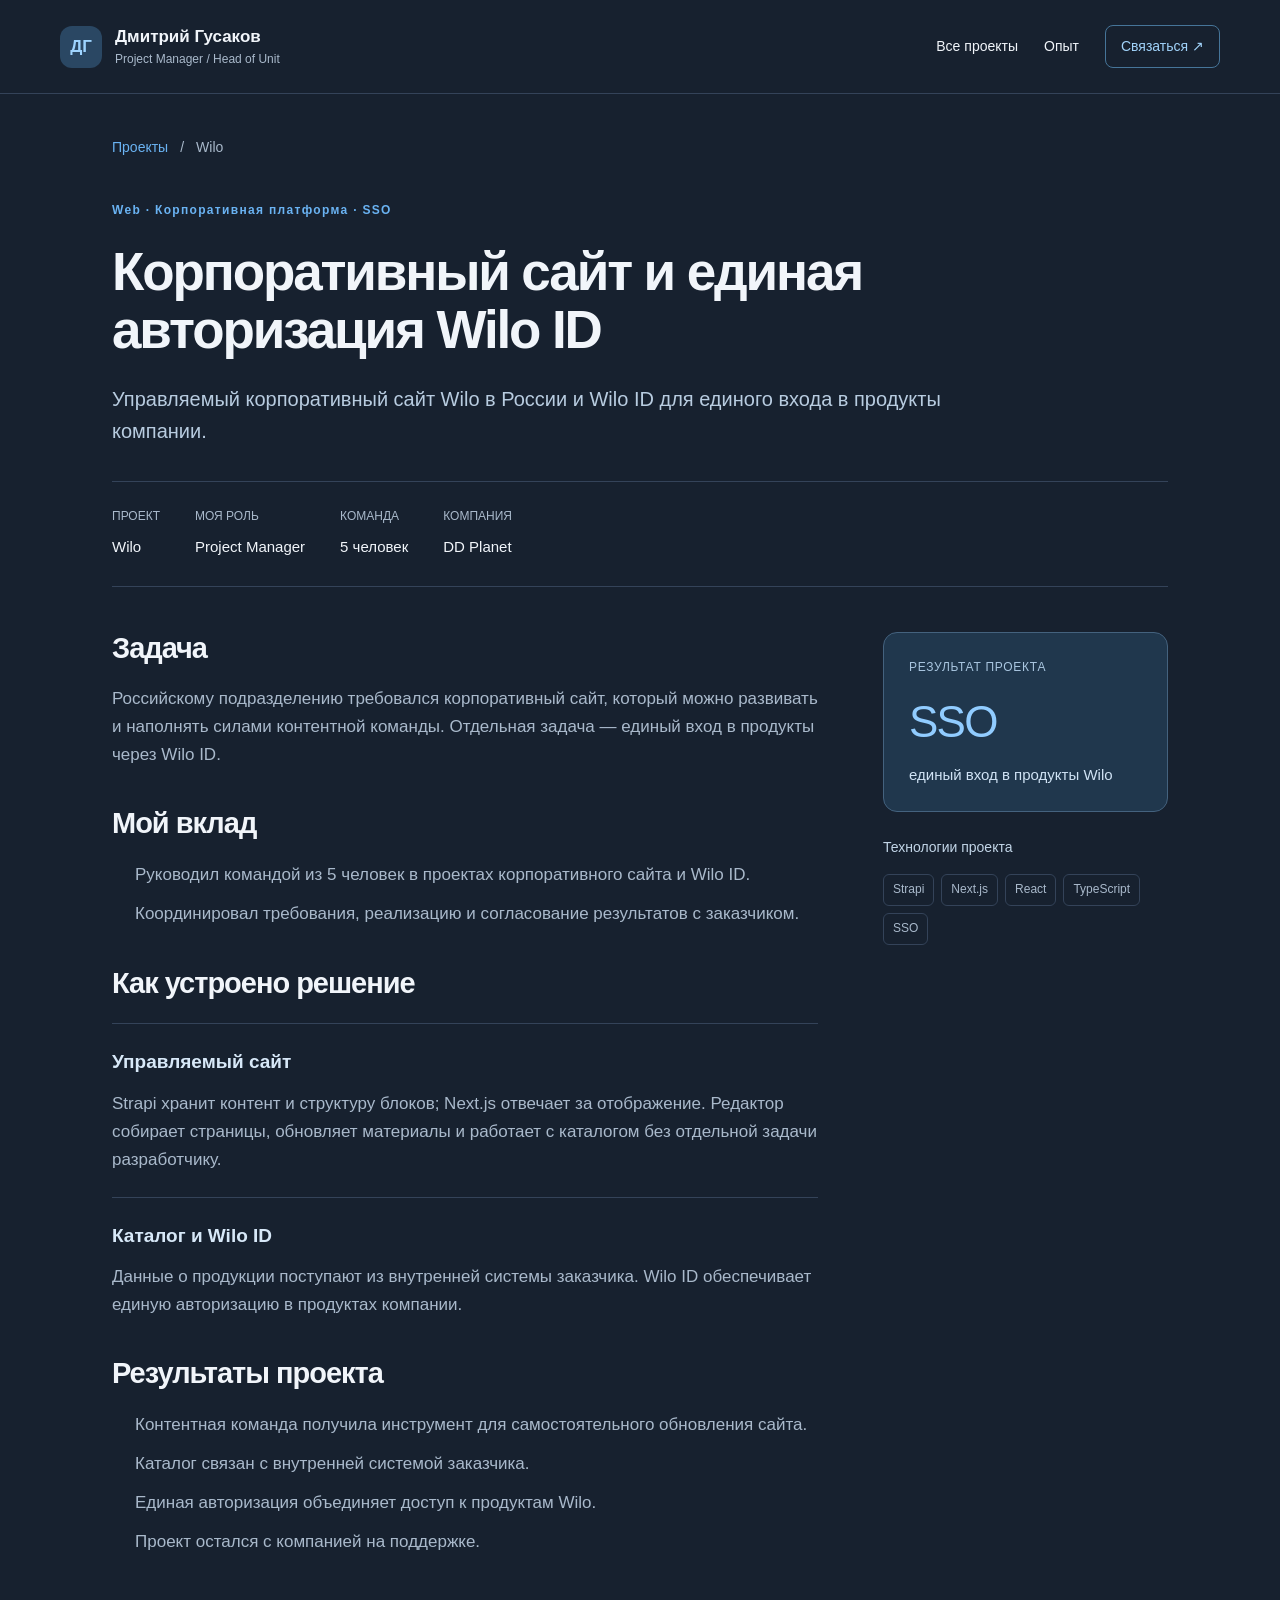
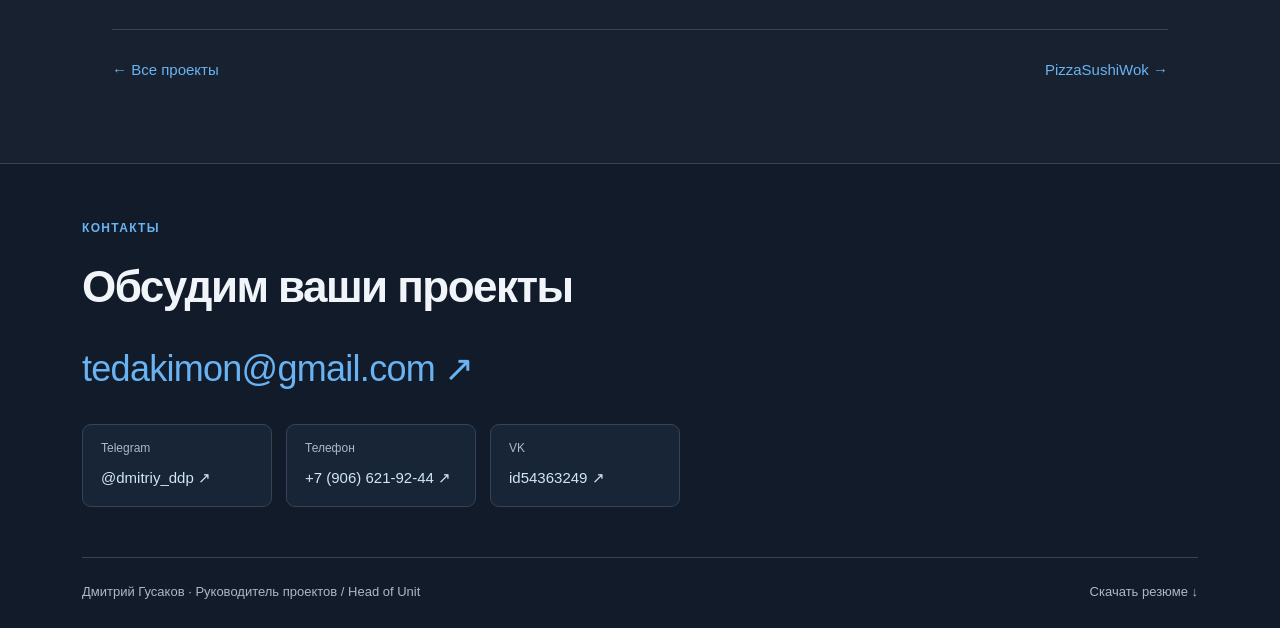
<file: wilo.html>
<!DOCTYPE html><html lang="ru"><head><meta charset="UTF-8"/><meta name="viewport" content="width=device-width, initial-scale=1"/><title>Wilo — Корпоративный сайт и единая авторизация Wilo ID | Дмитрий Гусаков</title><meta name="description" content="Управляемый корпоративный сайт Wilo в России и Wilo ID для единого входа в продукты компании."/><link rel="canonical" href="https://gusakovds.ru/wilo.html"/><link rel="stylesheet" href="./styles.css"/><link rel="icon" href="./favicon.svg" type="image/svg+xml"/></head><body><a class="skip" href="#main">К содержанию</a><header class="top"><a class="wordmark" href="./index.html"><span class="monogram">ДГ</span><span>Дмитрий Гусаков<small>Project Manager / Head of Unit</small></span></a><nav aria-label="Навигация"><a href="./index.html#cases">Все проекты</a><a href="./index.html#experience">Опыт</a><a class="nav-contact" href="#contact">Связаться ↗</a></nav></header><main id="main" class="case-wrap"><div class="breadcrumbs"><a href="./index.html#cases">Проекты</a><span>/</span><span>Wilo</span></div><div class="case-hero"><p class="eyebrow">Web · Корпоративная платформа · SSO</p><h1>Корпоративный сайт и единая авторизация Wilo ID</h1><p class="lead">Управляемый корпоративный сайт Wilo в России и Wilo ID для единого входа в продукты компании.</p></div><div class="case-meta"><div><small>ПРОЕКТ</small><span>Wilo</span></div><div><small>МОЯ РОЛЬ</small><span>Project Manager</span></div><div><small>КОМАНДА</small><span>5 человек</span></div><div><small>КОМПАНИЯ</small><span>DD Planet</span></div></div><div class="case-layout"><article class="case-article"><section><h2>Задача</h2><p>Российскому подразделению требовался корпоративный сайт, который можно развивать и наполнять силами контентной команды. Отдельная задача — единый вход в продукты через Wilo ID.</p></section><section><h2>Мой вклад</h2><ul><li>Руководил командой из 5 человек в проектах корпоративного сайта и Wilo ID.</li><li>Координировал требования, реализацию и согласование результатов с заказчиком.</li></ul></section><section><h2>Как устроено решение</h2><div class="solution-item"><h3>Управляемый сайт</h3><p>Strapi хранит контент и структуру блоков; Next.js отвечает за отображение. Редактор собирает страницы, обновляет материалы и работает с каталогом без отдельной задачи разработчику.</p></div><div class="solution-item"><h3>Каталог и Wilo ID</h3><p>Данные о продукции поступают из внутренней системы заказчика. Wilo ID обеспечивает единую авторизацию в продуктах компании.</p></div></section><section><h2>Результаты проекта</h2><ul><li>Контентная команда получила инструмент для самостоятельного обновления сайта.</li><li>Каталог связан с внутренней системой заказчика.</li><li>Единая авторизация объединяет доступ к продуктам Wilo.</li><li>Проект остался с компанией на поддержке.</li></ul></section></article><aside class="case-aside"><div class="result-panel"><small>РЕЗУЛЬТАТ ПРОЕКТА</small><strong>SSO</strong><p>единый вход в продукты Wilo</p></div><div class="aside-stack"><h3>Технологии проекта</h3><div class="tags"><span>Strapi</span><span>Next.js</span><span>React</span><span>TypeScript</span><span>SSO</span></div></div></aside></div><div class="case-next"><a href="./index.html#cases">← Все проекты</a><a href="./pizzasushiwok.html">PizzaSushiWok →</a></div></main><footer id="contact"><div class="wrap"><p class="eyebrow">КОНТАКТЫ</p><h2>Обсудим ваши проекты</h2><a class="email" href="mailto:tedakimon@gmail.com">tedakimon@gmail.com ↗</a><div class="contact-links"><a href="https://t.me/dmitriy_ddp"><small>Telegram</small><span>@dmitriy_ddp ↗</span></a><a href="tel:+79066219244"><small>Телефон</small><span>+7 (906) 621-92-44 ↗</span></a><a href="https://vk.ru/id54363249"><small>VK</small><span>id54363249 ↗</span></a></div><div class="footer-bottom"><span>Дмитрий Гусаков · Руководитель проектов / Head of Unit</span><a href="./resume.pdf" download>Скачать резюме ↓</a></div></div></footer></body></html>
</file>
